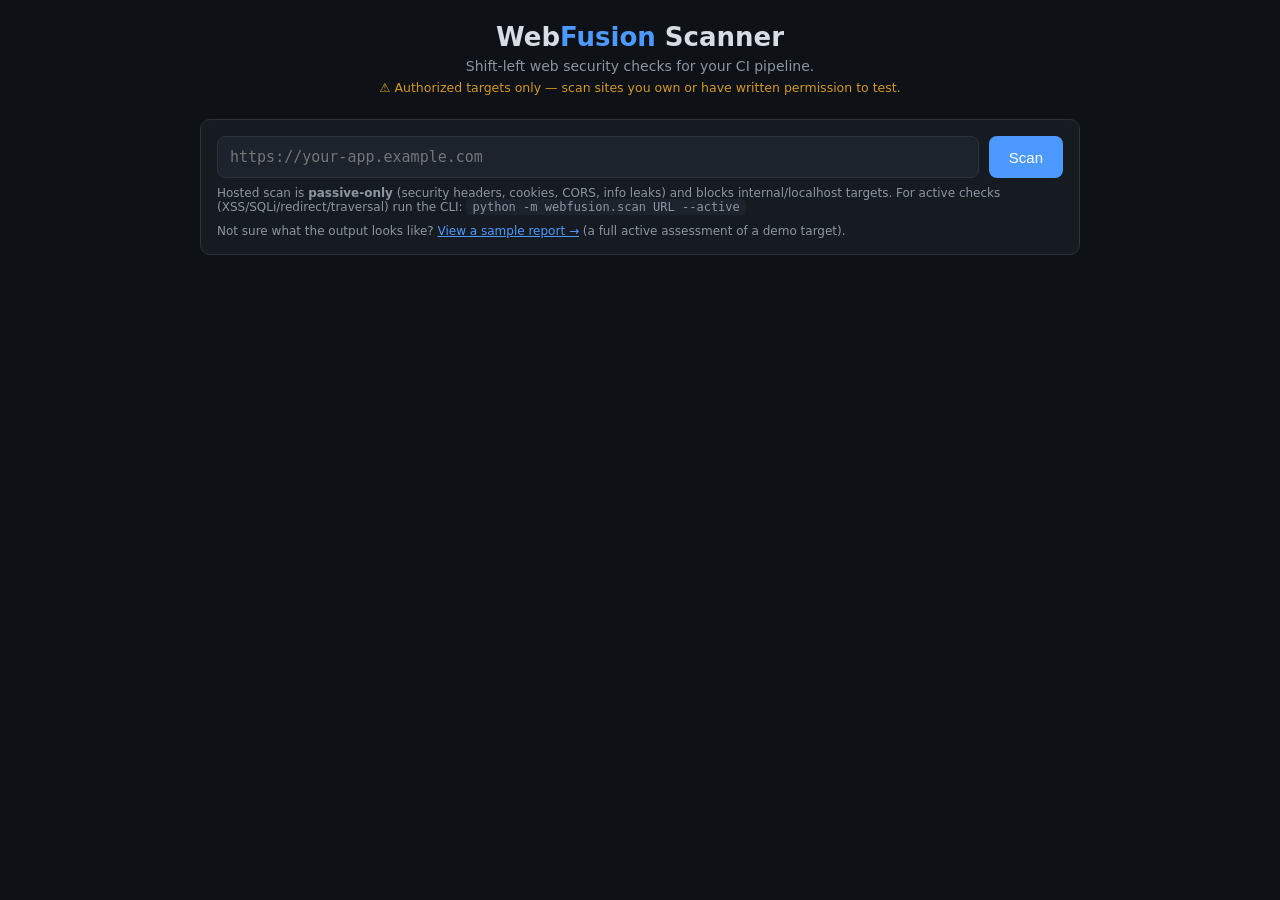
<file: webfusion/ui_scan/index.html>
<!DOCTYPE html>
<html lang="en">
<head>
<meta charset="utf-8" />
<meta name="viewport" content="width=device-width, initial-scale=1" />
<title>WebFusion — Shift-Left Web Scanner</title>
<style>
  :root { --bg:#0e1116; --panel:#161b22; --panel2:#1c232d; --border:#2b333d; --fg:#d7dde5;
    --muted:#8b96a3; --accent:#4c9aff; --mono:ui-monospace,Menlo,monospace; }
  * { box-sizing:border-box; }
  body { margin:0; background:var(--bg); color:var(--fg); font-family:system-ui,-apple-system,sans-serif; }
  header { padding:22px 20px 10px; text-align:center; }
  h1 { margin:0; font-size:26px; } h1 span { color:var(--accent); }
  .sub { color:var(--muted); margin:6px 0 2px; font-size:14px; }
  .warn { color:#d29922; font-size:12.5px; margin-top:6px; }
  main { max-width:920px; margin:0 auto; padding:14px 20px 60px; }
  .box { background:var(--panel); border:1px solid var(--border); border-radius:10px; padding:16px; }
  .row { display:flex; gap:10px; }
  input { flex:1; background:var(--panel2); color:var(--fg); border:1px solid var(--border);
    border-radius:8px; padding:11px 12px; font-size:15px; font-family:var(--mono); }
  button { background:var(--accent); color:#fff; border:none; border-radius:8px; padding:0 20px;
    font-size:15px; cursor:pointer; } button:disabled { opacity:.5; cursor:default; }
  .hint { color:var(--muted); font-size:12px; margin-top:8px; }
  .summary { display:flex; gap:8px; margin:18px 0 10px; flex-wrap:wrap; }
  .pill { border:1px solid var(--border); border-radius:999px; padding:5px 12px; font-size:13px; }
  .pill b { font-variant-numeric:tabular-nums; }
  .c-critical{color:#c678dd} .c-high{color:#e5534b} .c-medium{color:#d29922}
  .c-low{color:#4c9aff} .c-info{color:#8b96a3}
  .finding { background:var(--panel); border:1px solid var(--border); border-left:4px solid var(--border);
    border-radius:8px; padding:12px 14px; margin-bottom:10px; }
  .finding.critical{border-left-color:#c678dd} .finding.high{border-left-color:#e5534b}
  .finding.medium{border-left-color:#d29922} .finding.low{border-left-color:#4c9aff} .finding.info{border-left-color:#8b96a3}
  .finding h3 { margin:0 0 4px; font-size:15px; }
  .badge { font-size:11px; text-transform:uppercase; letter-spacing:.03em; padding:2px 7px;
    border-radius:5px; background:var(--panel2); margin-right:8px; }
  .meta { color:var(--muted); font-size:12px; margin:3px 0; }
  .ev { font-family:var(--mono); font-size:12px; background:var(--panel2); padding:6px 8px;
    border-radius:6px; margin:6px 0; white-space:pre-wrap; word-break:break-word; }
  .fix { font-size:13px; } .fix b { color:var(--accent); }
  .empty { text-align:center; color:var(--muted); padding:30px; }
  a.cli { color:var(--accent); text-decoration:none; }
  code { background:var(--panel2); padding:1px 6px; border-radius:5px; font-family:var(--mono); font-size:12px; }
</style>
</head>
<body>
<header>
  <h1>Web<span>Fusion</span> Scanner</h1>
  <div class="sub">Shift-left web security checks for your CI pipeline.</div>
  <div class="warn">⚠ Authorized targets only — scan sites you own or have written permission to test.</div>
</header>
<main>
  <div class="box">
    <div class="row">
      <input id="url" placeholder="https://your-app.example.com" autocomplete="off" />
      <button id="go">Scan</button>
    </div>
    <div class="hint">Hosted scan is <b>passive-only</b> (security headers, cookies, CORS, info leaks) and
      blocks internal/localhost targets. For active checks (XSS/SQLi/redirect/traversal) run the CLI:
      <code>python -m webfusion.scan URL --active</code></div>
    <div class="hint" style="margin-top:10px">Not sure what the output looks like?
      <a href="/sample" target="_blank" rel="noopener" style="color:var(--accent)">View a sample report →</a>
      (a full active assessment of a demo target).</div>
  </div>
  <div id="result"></div>
</main>
<script>
const $ = (s) => document.querySelector(s);
const esc = (s) => String(s ?? "").replace(/[&<>]/g, c => ({"&":"&amp;","<":"&lt;",">":"&gt;"}[c]));
async function runScan() {
  const url = $("#url").value.trim();
  if (!url) return;
  $("#go").disabled = true; $("#go").textContent = "Scanning…";
  $("#result").innerHTML = "<div class='empty'>Running passive checks…</div>";
  try {
    const r = await fetch("/api/scan", { method:"POST", headers:{"Content-Type":"application/json"},
      body: JSON.stringify({ url }) });
    const data = await r.json();
    if (!r.ok) { $("#result").innerHTML = `<div class='box c-high'>Error: ${esc(data.error||r.statusText)}</div>`; return; }
    render(data);
  } catch (e) {
    $("#result").innerHTML = `<div class='box c-high'>Error: ${esc(e.message)}</div>`;
  } finally { $("#go").disabled = false; $("#go").textContent = "Scan"; }
}
function render(d) {
  const c = d.counts || {};
  const order = ["critical","high","medium","low","info"];
  let html = `<div class="summary">
    <div class="pill">Target: <b>${esc(d.target)}</b></div>
    <div class="pill">${d.duration_ms} ms</div>` +
    order.map(s => `<div class="pill c-${s}">${s}: <b>${c[s]||0}</b></div>`).join("") + `</div>`;
  if (!d.findings || !d.findings.length) {
    html += `<div class="empty">No passive issues found. (Active checks run via the CLI.)</div>`;
  } else {
    for (const f of d.findings) {
      html += `<div class="finding ${f.severity}">
        <h3><span class="badge c-${f.severity}">${f.severity}</span>${esc(f.name)}</h3>
        <div class="meta">${esc(f.confidence)} confidence · ${esc(f.cwe||"")} · ${esc(f.url)}</div>
        ${f.evidence ? `<div class="ev">${esc(f.evidence)}</div>` : ""}
        <div class="fix"><b>Fix:</b> ${esc(f.remediation)}</div></div>`;
    }
  }
  $("#result").innerHTML = html;
}
$("#go").onclick = runScan;
$("#url").addEventListener("keydown", e => { if (e.key === "Enter") runScan(); });
</script>
</body>
</html>
</file>
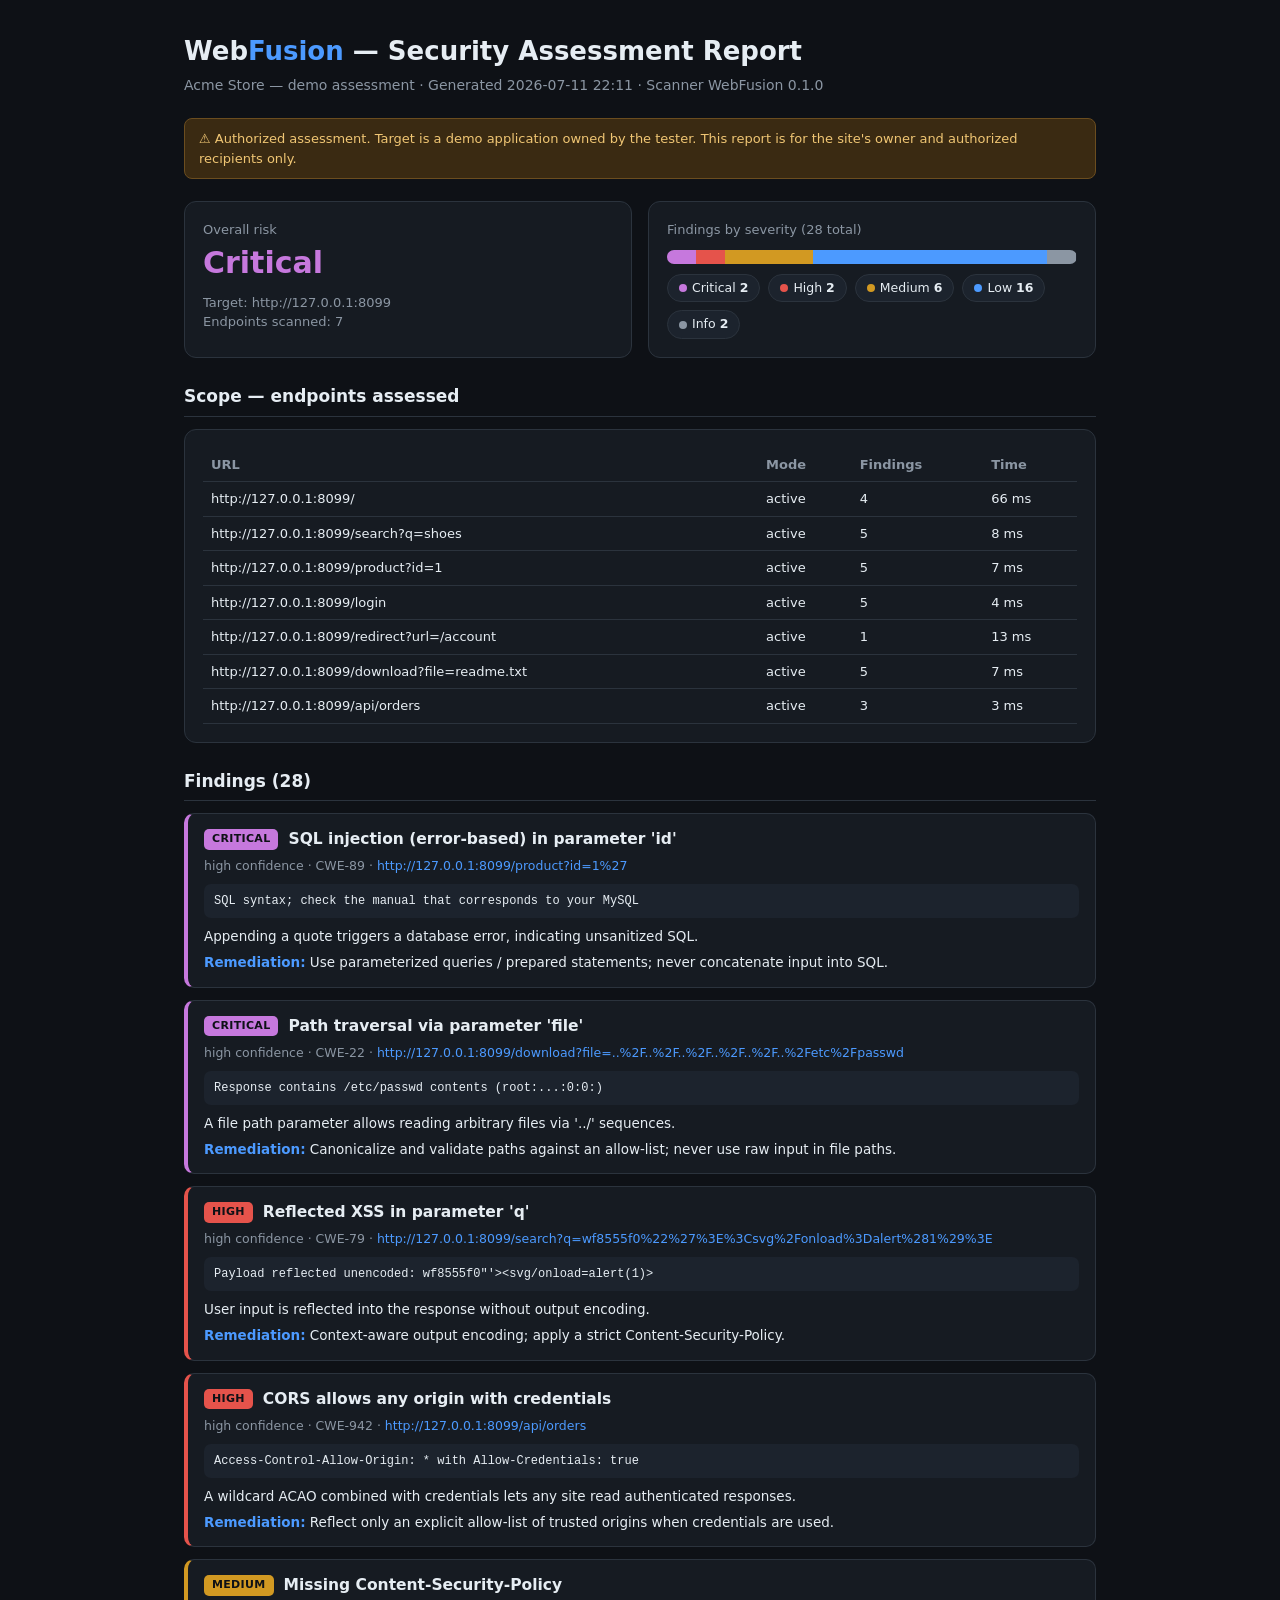
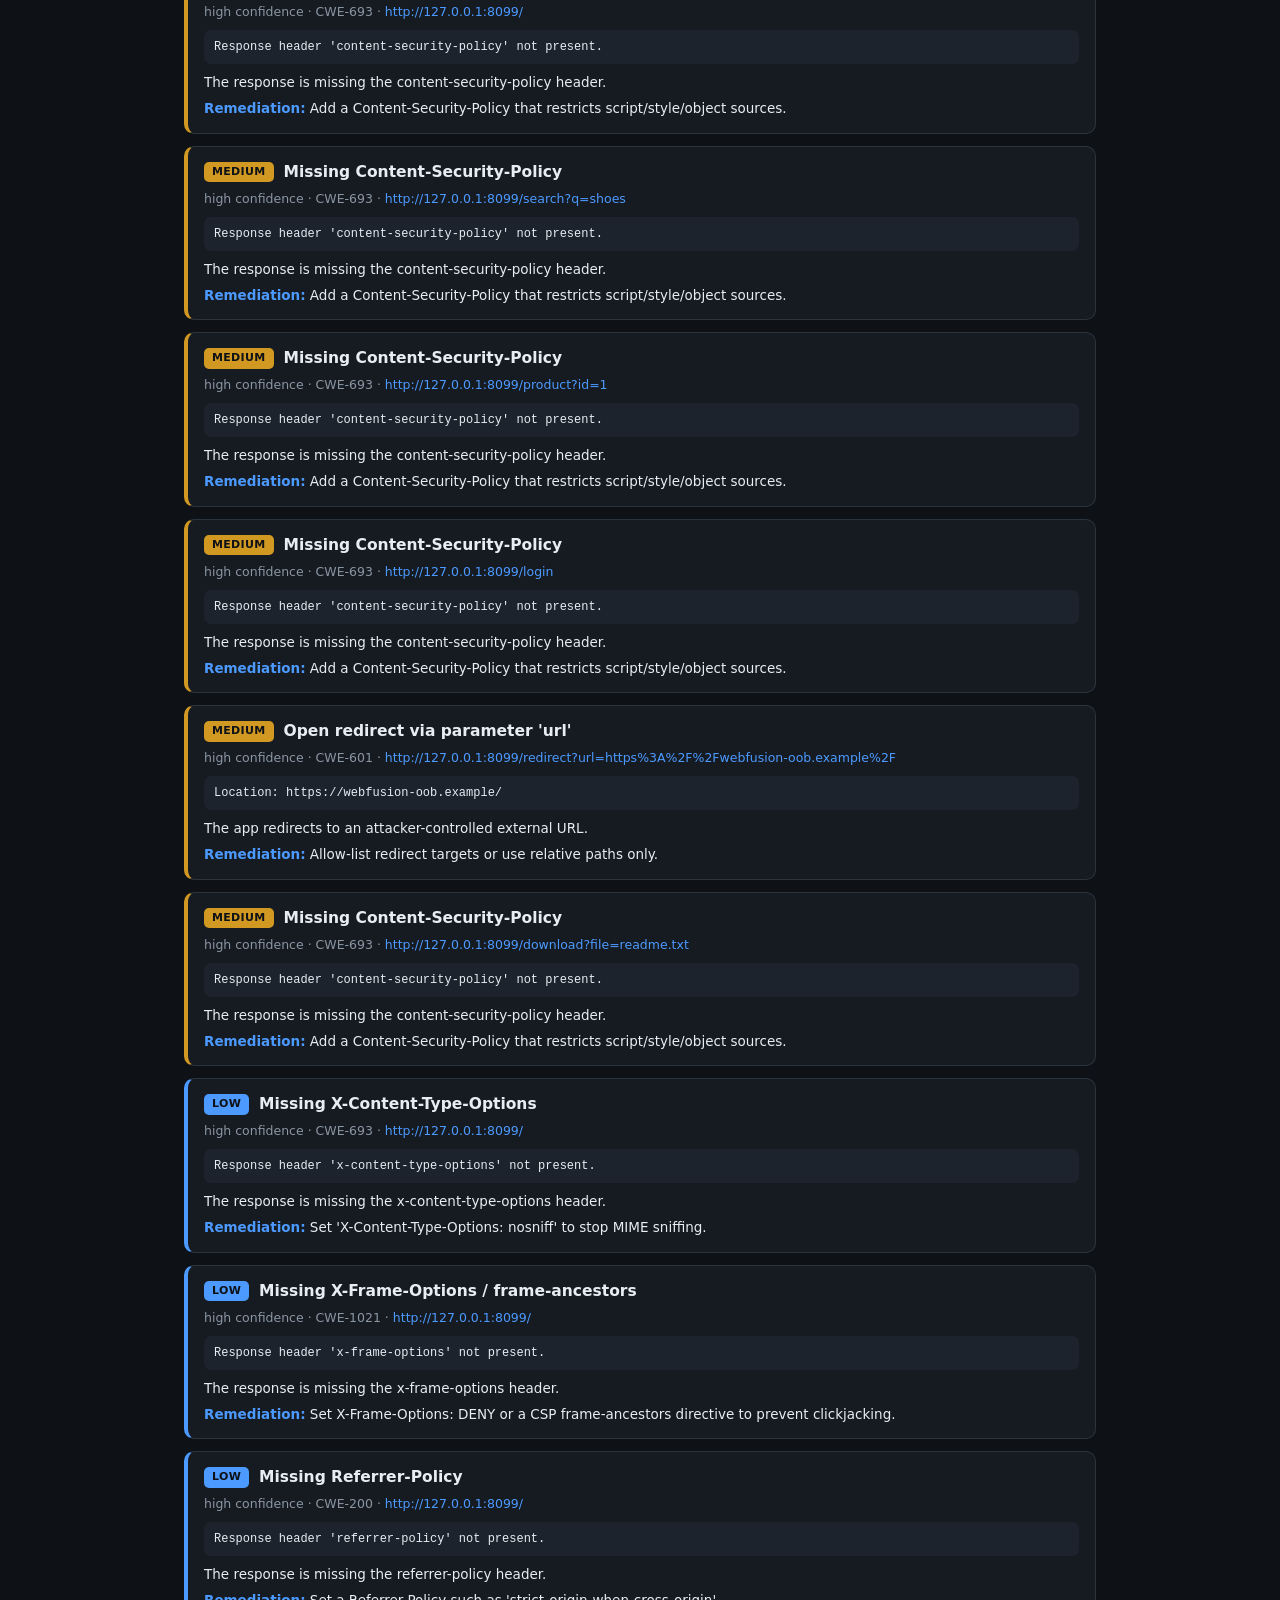
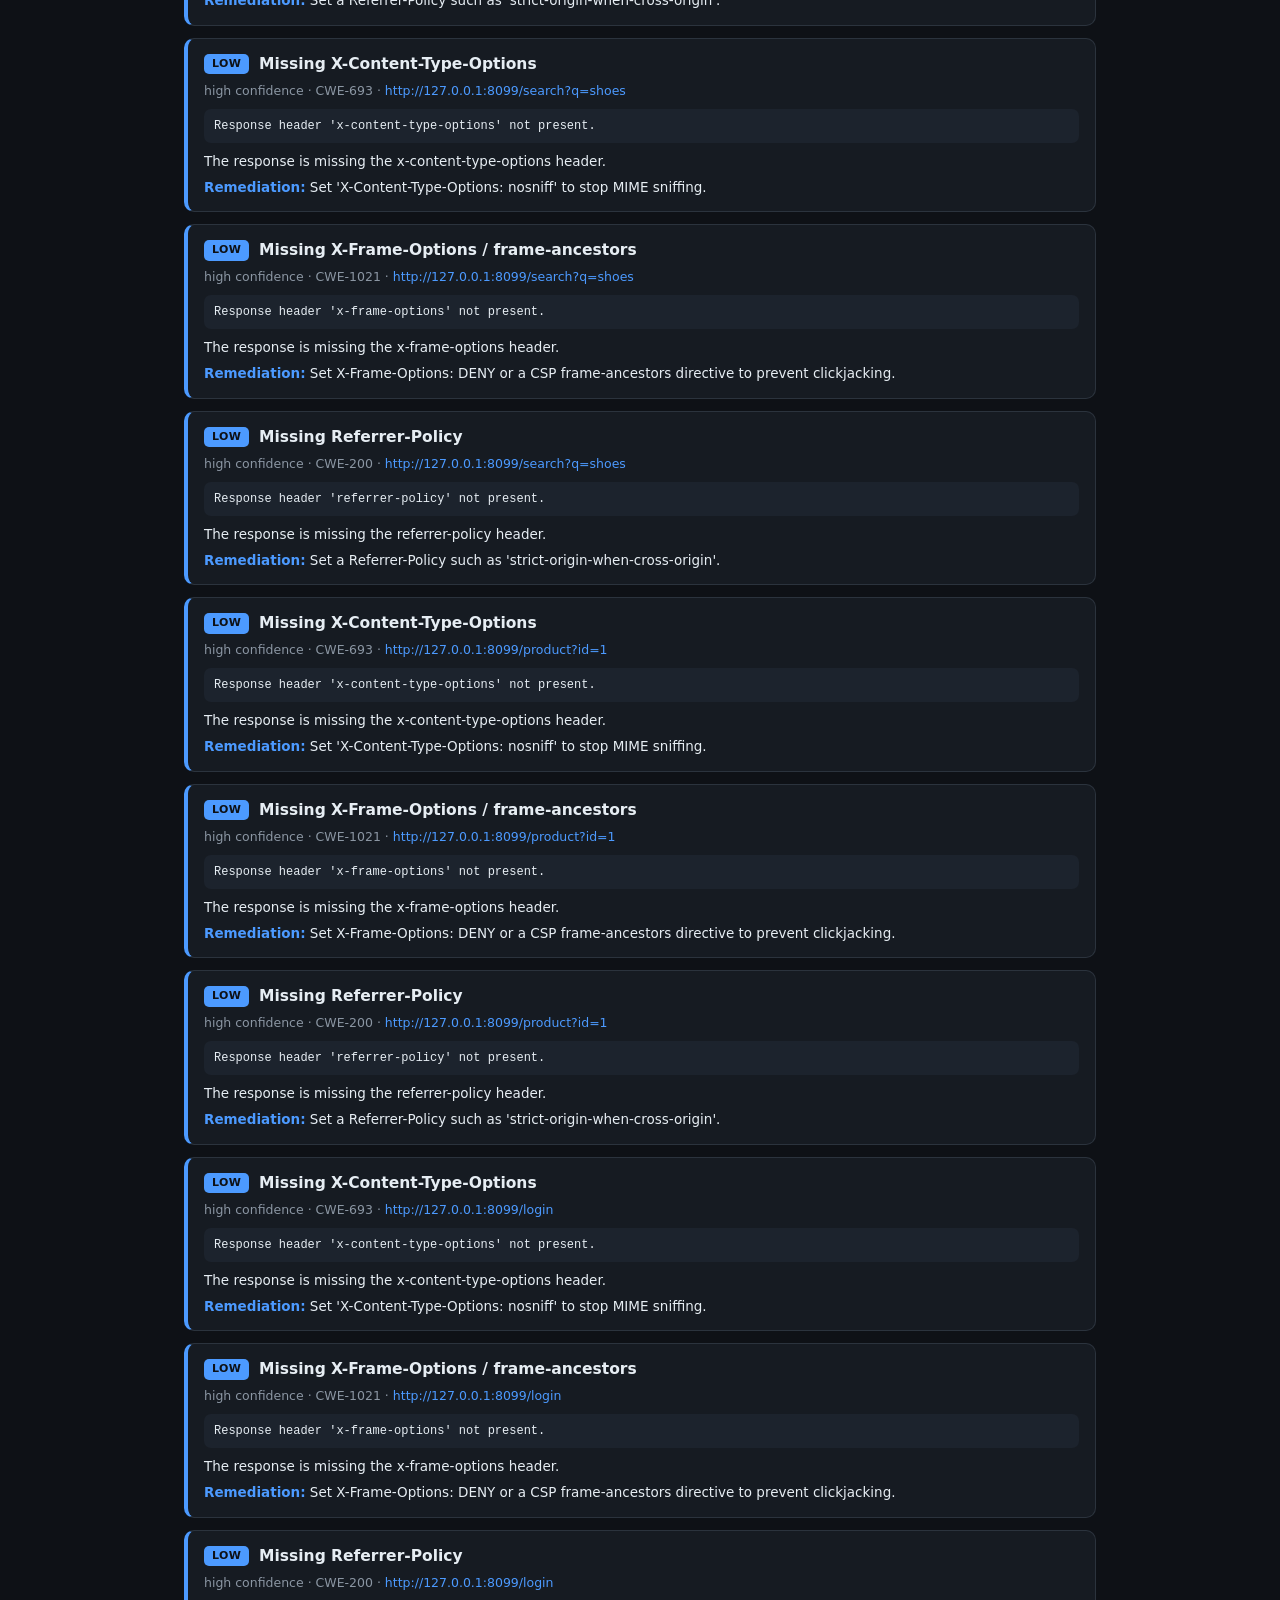
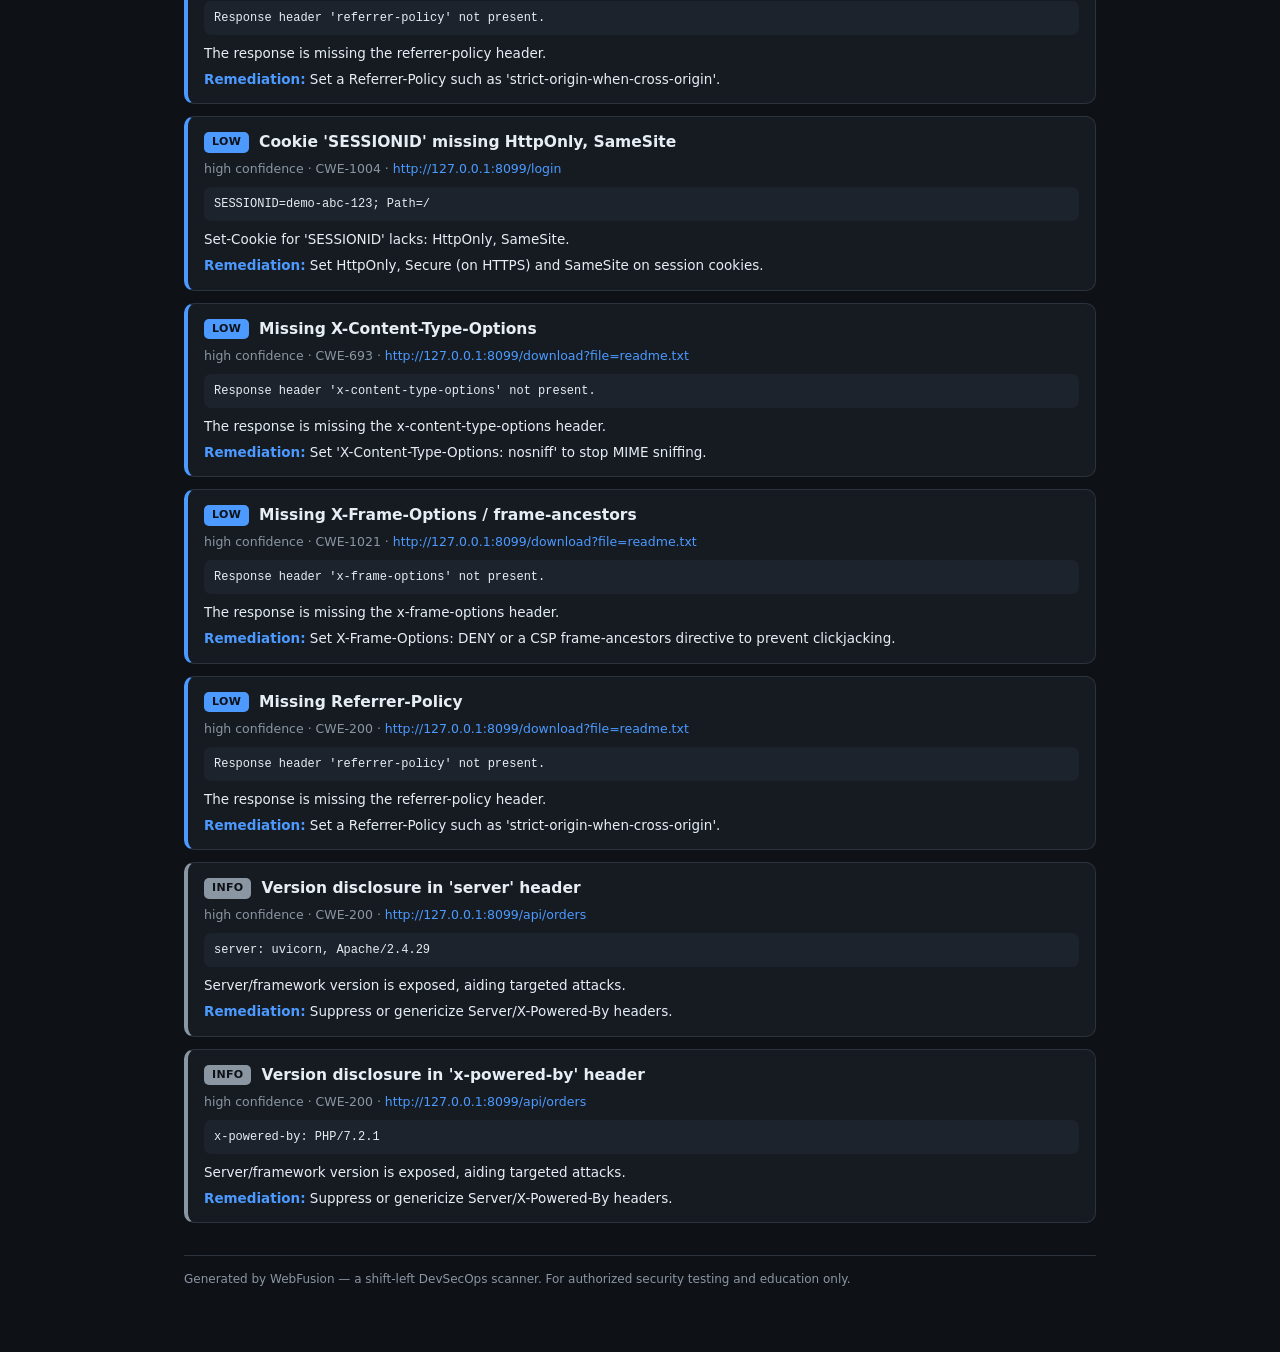
<file: demo/report/report.html>
<!doctype html><html lang="en"><head><meta charset="utf-8">
<meta name="viewport" content="width=device-width,initial-scale=1">
<title>Acme Store — demo assessment</title>
<style>
  :root{--bg:#0e1116;--panel:#161b22;--panel2:#1c232d;--border:#2b333d;--fg:#e6edf3;--muted:#8b96a3;--mono:ui-monospace,Menlo,monospace}
  *{box-sizing:border-box}
  body{margin:0;background:var(--bg);color:var(--fg);font-family:system-ui,-apple-system,sans-serif;line-height:1.5}
  .wrap{max-width:960px;margin:0 auto;padding:32px 24px 64px}
  h1{margin:0 0 4px;font-size:26px} h1 span{color:#4c9aff}
  .subtitle{color:var(--muted);font-size:14px;margin-bottom:22px}
  .banner{background:#3a2a12;border:1px solid #6b4d1f;color:#f0c674;padding:10px 14px;border-radius:8px;font-size:13px;margin-bottom:22px}
  .grid{display:grid;grid-template-columns:1fr 1fr;gap:16px;margin-bottom:22px}
  .box{background:var(--panel);border:1px solid var(--border);border-radius:12px;padding:18px}
  .risk{font-size:30px;font-weight:700}
  .bar{display:flex;height:14px;border-radius:7px;overflow:hidden;background:var(--panel2);margin:10px 0}
  .bar span{display:block}
  .pills{display:flex;flex-wrap:wrap;gap:8px;margin-top:10px}
  .pill{background:var(--panel2);border:1px solid var(--border);border-radius:999px;padding:4px 11px;font-size:12.5px}
  .pill b{font-variant-numeric:tabular-nums}
  .dot{display:inline-block;width:8px;height:8px;border-radius:50%;margin-right:5px;vertical-align:middle}
  table{width:100%;border-collapse:collapse;font-size:13px}
  th,td{text-align:left;padding:7px 8px;border-bottom:1px solid var(--border)}
  th{color:var(--muted);font-weight:600}
  h2{font-size:17px;margin:26px 0 12px;border-bottom:1px solid var(--border);padding-bottom:6px}
  .card{background:var(--panel);border:1px solid var(--border);border-left-width:4px;border-radius:10px;padding:14px 16px;margin-bottom:12px}
  .card-head{display:flex;align-items:center;gap:10px}
  .card h3{margin:0;font-size:15.5px}
  .sev{font-size:11px;font-weight:700;color:#0e1116;padding:2px 8px;border-radius:5px;letter-spacing:.03em}
  .meta{color:var(--muted);font-size:12.5px;margin:6px 0}
  .meta a{color:#4c9aff;text-decoration:none}
  .ev{font-family:var(--mono);font-size:12px;background:var(--panel2);padding:8px 10px;border-radius:7px;margin:8px 0;white-space:pre-wrap;word-break:break-word}
  .desc{font-size:13.5px;margin:6px 0}
  .fix{font-size:13.5px} .fix b{color:#4c9aff}
  footer{color:var(--muted);font-size:12px;margin-top:32px;border-top:1px solid var(--border);padding-top:14px}
</style></head><body><div class="wrap">
  <h1>Web<span>Fusion</span> — Security Assessment Report</h1>
  <div class="subtitle">Acme Store — demo assessment · Generated 2026-07-11 22:11 · Scanner WebFusion 0.1.0</div>
  <div class="banner">⚠ Authorized assessment. Target is a demo application owned by the tester.
    This report is for the site's owner and authorized recipients only.</div>

  <div class="grid">
    <div class="box">
      <div style="color:var(--muted);font-size:13px">Overall risk</div>
      <div class="risk" style="color:#c678dd">Critical</div>
      <div style="color:var(--muted);font-size:13px;margin-top:8px">Target: http://127.0.0.1:8099</div>
      <div style="color:var(--muted);font-size:13px">Endpoints scanned: 7</div>
    </div>
    <div class="box">
      <div style="color:var(--muted);font-size:13px">Findings by severity (28 total)</div>
      <div class="bar"><span style='width:7.1%;background:#c678dd'></span><span style='width:7.1%;background:#e5534b'></span><span style='width:21.4%;background:#d29922'></span><span style='width:57.1%;background:#4c9aff'></span><span style='width:7.1%;background:#8b96a3'></span></div>
      <div class="pills"><div class='pill'><span class='dot' style='background:#c678dd'></span>Critical <b>2</b></div><div class='pill'><span class='dot' style='background:#e5534b'></span>High <b>2</b></div><div class='pill'><span class='dot' style='background:#d29922'></span>Medium <b>6</b></div><div class='pill'><span class='dot' style='background:#4c9aff'></span>Low <b>16</b></div><div class='pill'><span class='dot' style='background:#8b96a3'></span>Info <b>2</b></div></div>
    </div>
  </div>

  <h2>Scope — endpoints assessed</h2>
  <div class="box"><table>
    <tr><th>URL</th><th>Mode</th><th>Findings</th><th>Time</th></tr><tr><td>http://127.0.0.1:8099/</td><td>active</td><td>4</td><td>66 ms</td></tr><tr><td>http://127.0.0.1:8099/search?q=shoes</td><td>active</td><td>5</td><td>8 ms</td></tr><tr><td>http://127.0.0.1:8099/product?id=1</td><td>active</td><td>5</td><td>7 ms</td></tr><tr><td>http://127.0.0.1:8099/login</td><td>active</td><td>5</td><td>4 ms</td></tr><tr><td>http://127.0.0.1:8099/redirect?url=/account</td><td>active</td><td>1</td><td>13 ms</td></tr><tr><td>http://127.0.0.1:8099/download?file=readme.txt</td><td>active</td><td>5</td><td>7 ms</td></tr><tr><td>http://127.0.0.1:8099/api/orders</td><td>active</td><td>3</td><td>3 ms</td></tr>
  </table></div>

  <h2>Findings (28)</h2>
  <div class="card" style="border-left-color:#c678dd">
  <div class="card-head">
    <span class="sev" style="background:#c678dd">CRITICAL</span>
    <h3>SQL injection (error-based) in parameter &#x27;id&#x27;</h3>
  </div>
  <div class="meta">high confidence · CWE-89 ·
    <a href="http://127.0.0.1:8099/product?id=1%27">http://127.0.0.1:8099/product?id=1%27</a></div>
  <div class="ev">SQL syntax; check the manual that corresponds to your MySQL</div>
  <div class="desc">Appending a quote triggers a database error, indicating unsanitized SQL.</div>
  <div class="fix"><b>Remediation:</b> Use parameterized queries / prepared statements; never concatenate input into SQL.</div>
</div><div class="card" style="border-left-color:#c678dd">
  <div class="card-head">
    <span class="sev" style="background:#c678dd">CRITICAL</span>
    <h3>Path traversal via parameter &#x27;file&#x27;</h3>
  </div>
  <div class="meta">high confidence · CWE-22 ·
    <a href="http://127.0.0.1:8099/download?file=..%2F..%2F..%2F..%2F..%2F..%2Fetc%2Fpasswd">http://127.0.0.1:8099/download?file=..%2F..%2F..%2F..%2F..%2F..%2Fetc%2Fpasswd</a></div>
  <div class="ev">Response contains /etc/passwd contents (root:...:0:0:)</div>
  <div class="desc">A file path parameter allows reading arbitrary files via &#x27;../&#x27; sequences.</div>
  <div class="fix"><b>Remediation:</b> Canonicalize and validate paths against an allow-list; never use raw input in file paths.</div>
</div><div class="card" style="border-left-color:#e5534b">
  <div class="card-head">
    <span class="sev" style="background:#e5534b">HIGH</span>
    <h3>Reflected XSS in parameter &#x27;q&#x27;</h3>
  </div>
  <div class="meta">high confidence · CWE-79 ·
    <a href="http://127.0.0.1:8099/search?q=wf8555f0%22%27%3E%3Csvg%2Fonload%3Dalert%281%29%3E">http://127.0.0.1:8099/search?q=wf8555f0%22%27%3E%3Csvg%2Fonload%3Dalert%281%29%3E</a></div>
  <div class="ev">Payload reflected unencoded: wf8555f0&quot;&#x27;&gt;&lt;svg/onload=alert(1)&gt;</div>
  <div class="desc">User input is reflected into the response without output encoding.</div>
  <div class="fix"><b>Remediation:</b> Context-aware output encoding; apply a strict Content-Security-Policy.</div>
</div><div class="card" style="border-left-color:#e5534b">
  <div class="card-head">
    <span class="sev" style="background:#e5534b">HIGH</span>
    <h3>CORS allows any origin with credentials</h3>
  </div>
  <div class="meta">high confidence · CWE-942 ·
    <a href="http://127.0.0.1:8099/api/orders">http://127.0.0.1:8099/api/orders</a></div>
  <div class="ev">Access-Control-Allow-Origin: * with Allow-Credentials: true</div>
  <div class="desc">A wildcard ACAO combined with credentials lets any site read authenticated responses.</div>
  <div class="fix"><b>Remediation:</b> Reflect only an explicit allow-list of trusted origins when credentials are used.</div>
</div><div class="card" style="border-left-color:#d29922">
  <div class="card-head">
    <span class="sev" style="background:#d29922">MEDIUM</span>
    <h3>Missing Content-Security-Policy</h3>
  </div>
  <div class="meta">high confidence · CWE-693 ·
    <a href="http://127.0.0.1:8099/">http://127.0.0.1:8099/</a></div>
  <div class="ev">Response header &#x27;content-security-policy&#x27; not present.</div>
  <div class="desc">The response is missing the content-security-policy header.</div>
  <div class="fix"><b>Remediation:</b> Add a Content-Security-Policy that restricts script/style/object sources.</div>
</div><div class="card" style="border-left-color:#d29922">
  <div class="card-head">
    <span class="sev" style="background:#d29922">MEDIUM</span>
    <h3>Missing Content-Security-Policy</h3>
  </div>
  <div class="meta">high confidence · CWE-693 ·
    <a href="http://127.0.0.1:8099/search?q=shoes">http://127.0.0.1:8099/search?q=shoes</a></div>
  <div class="ev">Response header &#x27;content-security-policy&#x27; not present.</div>
  <div class="desc">The response is missing the content-security-policy header.</div>
  <div class="fix"><b>Remediation:</b> Add a Content-Security-Policy that restricts script/style/object sources.</div>
</div><div class="card" style="border-left-color:#d29922">
  <div class="card-head">
    <span class="sev" style="background:#d29922">MEDIUM</span>
    <h3>Missing Content-Security-Policy</h3>
  </div>
  <div class="meta">high confidence · CWE-693 ·
    <a href="http://127.0.0.1:8099/product?id=1">http://127.0.0.1:8099/product?id=1</a></div>
  <div class="ev">Response header &#x27;content-security-policy&#x27; not present.</div>
  <div class="desc">The response is missing the content-security-policy header.</div>
  <div class="fix"><b>Remediation:</b> Add a Content-Security-Policy that restricts script/style/object sources.</div>
</div><div class="card" style="border-left-color:#d29922">
  <div class="card-head">
    <span class="sev" style="background:#d29922">MEDIUM</span>
    <h3>Missing Content-Security-Policy</h3>
  </div>
  <div class="meta">high confidence · CWE-693 ·
    <a href="http://127.0.0.1:8099/login">http://127.0.0.1:8099/login</a></div>
  <div class="ev">Response header &#x27;content-security-policy&#x27; not present.</div>
  <div class="desc">The response is missing the content-security-policy header.</div>
  <div class="fix"><b>Remediation:</b> Add a Content-Security-Policy that restricts script/style/object sources.</div>
</div><div class="card" style="border-left-color:#d29922">
  <div class="card-head">
    <span class="sev" style="background:#d29922">MEDIUM</span>
    <h3>Open redirect via parameter &#x27;url&#x27;</h3>
  </div>
  <div class="meta">high confidence · CWE-601 ·
    <a href="http://127.0.0.1:8099/redirect?url=https%3A%2F%2Fwebfusion-oob.example%2F">http://127.0.0.1:8099/redirect?url=https%3A%2F%2Fwebfusion-oob.example%2F</a></div>
  <div class="ev">Location: https://webfusion-oob.example/</div>
  <div class="desc">The app redirects to an attacker-controlled external URL.</div>
  <div class="fix"><b>Remediation:</b> Allow-list redirect targets or use relative paths only.</div>
</div><div class="card" style="border-left-color:#d29922">
  <div class="card-head">
    <span class="sev" style="background:#d29922">MEDIUM</span>
    <h3>Missing Content-Security-Policy</h3>
  </div>
  <div class="meta">high confidence · CWE-693 ·
    <a href="http://127.0.0.1:8099/download?file=readme.txt">http://127.0.0.1:8099/download?file=readme.txt</a></div>
  <div class="ev">Response header &#x27;content-security-policy&#x27; not present.</div>
  <div class="desc">The response is missing the content-security-policy header.</div>
  <div class="fix"><b>Remediation:</b> Add a Content-Security-Policy that restricts script/style/object sources.</div>
</div><div class="card" style="border-left-color:#4c9aff">
  <div class="card-head">
    <span class="sev" style="background:#4c9aff">LOW</span>
    <h3>Missing X-Content-Type-Options</h3>
  </div>
  <div class="meta">high confidence · CWE-693 ·
    <a href="http://127.0.0.1:8099/">http://127.0.0.1:8099/</a></div>
  <div class="ev">Response header &#x27;x-content-type-options&#x27; not present.</div>
  <div class="desc">The response is missing the x-content-type-options header.</div>
  <div class="fix"><b>Remediation:</b> Set &#x27;X-Content-Type-Options: nosniff&#x27; to stop MIME sniffing.</div>
</div><div class="card" style="border-left-color:#4c9aff">
  <div class="card-head">
    <span class="sev" style="background:#4c9aff">LOW</span>
    <h3>Missing X-Frame-Options / frame-ancestors</h3>
  </div>
  <div class="meta">high confidence · CWE-1021 ·
    <a href="http://127.0.0.1:8099/">http://127.0.0.1:8099/</a></div>
  <div class="ev">Response header &#x27;x-frame-options&#x27; not present.</div>
  <div class="desc">The response is missing the x-frame-options header.</div>
  <div class="fix"><b>Remediation:</b> Set X-Frame-Options: DENY or a CSP frame-ancestors directive to prevent clickjacking.</div>
</div><div class="card" style="border-left-color:#4c9aff">
  <div class="card-head">
    <span class="sev" style="background:#4c9aff">LOW</span>
    <h3>Missing Referrer-Policy</h3>
  </div>
  <div class="meta">high confidence · CWE-200 ·
    <a href="http://127.0.0.1:8099/">http://127.0.0.1:8099/</a></div>
  <div class="ev">Response header &#x27;referrer-policy&#x27; not present.</div>
  <div class="desc">The response is missing the referrer-policy header.</div>
  <div class="fix"><b>Remediation:</b> Set a Referrer-Policy such as &#x27;strict-origin-when-cross-origin&#x27;.</div>
</div><div class="card" style="border-left-color:#4c9aff">
  <div class="card-head">
    <span class="sev" style="background:#4c9aff">LOW</span>
    <h3>Missing X-Content-Type-Options</h3>
  </div>
  <div class="meta">high confidence · CWE-693 ·
    <a href="http://127.0.0.1:8099/search?q=shoes">http://127.0.0.1:8099/search?q=shoes</a></div>
  <div class="ev">Response header &#x27;x-content-type-options&#x27; not present.</div>
  <div class="desc">The response is missing the x-content-type-options header.</div>
  <div class="fix"><b>Remediation:</b> Set &#x27;X-Content-Type-Options: nosniff&#x27; to stop MIME sniffing.</div>
</div><div class="card" style="border-left-color:#4c9aff">
  <div class="card-head">
    <span class="sev" style="background:#4c9aff">LOW</span>
    <h3>Missing X-Frame-Options / frame-ancestors</h3>
  </div>
  <div class="meta">high confidence · CWE-1021 ·
    <a href="http://127.0.0.1:8099/search?q=shoes">http://127.0.0.1:8099/search?q=shoes</a></div>
  <div class="ev">Response header &#x27;x-frame-options&#x27; not present.</div>
  <div class="desc">The response is missing the x-frame-options header.</div>
  <div class="fix"><b>Remediation:</b> Set X-Frame-Options: DENY or a CSP frame-ancestors directive to prevent clickjacking.</div>
</div><div class="card" style="border-left-color:#4c9aff">
  <div class="card-head">
    <span class="sev" style="background:#4c9aff">LOW</span>
    <h3>Missing Referrer-Policy</h3>
  </div>
  <div class="meta">high confidence · CWE-200 ·
    <a href="http://127.0.0.1:8099/search?q=shoes">http://127.0.0.1:8099/search?q=shoes</a></div>
  <div class="ev">Response header &#x27;referrer-policy&#x27; not present.</div>
  <div class="desc">The response is missing the referrer-policy header.</div>
  <div class="fix"><b>Remediation:</b> Set a Referrer-Policy such as &#x27;strict-origin-when-cross-origin&#x27;.</div>
</div><div class="card" style="border-left-color:#4c9aff">
  <div class="card-head">
    <span class="sev" style="background:#4c9aff">LOW</span>
    <h3>Missing X-Content-Type-Options</h3>
  </div>
  <div class="meta">high confidence · CWE-693 ·
    <a href="http://127.0.0.1:8099/product?id=1">http://127.0.0.1:8099/product?id=1</a></div>
  <div class="ev">Response header &#x27;x-content-type-options&#x27; not present.</div>
  <div class="desc">The response is missing the x-content-type-options header.</div>
  <div class="fix"><b>Remediation:</b> Set &#x27;X-Content-Type-Options: nosniff&#x27; to stop MIME sniffing.</div>
</div><div class="card" style="border-left-color:#4c9aff">
  <div class="card-head">
    <span class="sev" style="background:#4c9aff">LOW</span>
    <h3>Missing X-Frame-Options / frame-ancestors</h3>
  </div>
  <div class="meta">high confidence · CWE-1021 ·
    <a href="http://127.0.0.1:8099/product?id=1">http://127.0.0.1:8099/product?id=1</a></div>
  <div class="ev">Response header &#x27;x-frame-options&#x27; not present.</div>
  <div class="desc">The response is missing the x-frame-options header.</div>
  <div class="fix"><b>Remediation:</b> Set X-Frame-Options: DENY or a CSP frame-ancestors directive to prevent clickjacking.</div>
</div><div class="card" style="border-left-color:#4c9aff">
  <div class="card-head">
    <span class="sev" style="background:#4c9aff">LOW</span>
    <h3>Missing Referrer-Policy</h3>
  </div>
  <div class="meta">high confidence · CWE-200 ·
    <a href="http://127.0.0.1:8099/product?id=1">http://127.0.0.1:8099/product?id=1</a></div>
  <div class="ev">Response header &#x27;referrer-policy&#x27; not present.</div>
  <div class="desc">The response is missing the referrer-policy header.</div>
  <div class="fix"><b>Remediation:</b> Set a Referrer-Policy such as &#x27;strict-origin-when-cross-origin&#x27;.</div>
</div><div class="card" style="border-left-color:#4c9aff">
  <div class="card-head">
    <span class="sev" style="background:#4c9aff">LOW</span>
    <h3>Missing X-Content-Type-Options</h3>
  </div>
  <div class="meta">high confidence · CWE-693 ·
    <a href="http://127.0.0.1:8099/login">http://127.0.0.1:8099/login</a></div>
  <div class="ev">Response header &#x27;x-content-type-options&#x27; not present.</div>
  <div class="desc">The response is missing the x-content-type-options header.</div>
  <div class="fix"><b>Remediation:</b> Set &#x27;X-Content-Type-Options: nosniff&#x27; to stop MIME sniffing.</div>
</div><div class="card" style="border-left-color:#4c9aff">
  <div class="card-head">
    <span class="sev" style="background:#4c9aff">LOW</span>
    <h3>Missing X-Frame-Options / frame-ancestors</h3>
  </div>
  <div class="meta">high confidence · CWE-1021 ·
    <a href="http://127.0.0.1:8099/login">http://127.0.0.1:8099/login</a></div>
  <div class="ev">Response header &#x27;x-frame-options&#x27; not present.</div>
  <div class="desc">The response is missing the x-frame-options header.</div>
  <div class="fix"><b>Remediation:</b> Set X-Frame-Options: DENY or a CSP frame-ancestors directive to prevent clickjacking.</div>
</div><div class="card" style="border-left-color:#4c9aff">
  <div class="card-head">
    <span class="sev" style="background:#4c9aff">LOW</span>
    <h3>Missing Referrer-Policy</h3>
  </div>
  <div class="meta">high confidence · CWE-200 ·
    <a href="http://127.0.0.1:8099/login">http://127.0.0.1:8099/login</a></div>
  <div class="ev">Response header &#x27;referrer-policy&#x27; not present.</div>
  <div class="desc">The response is missing the referrer-policy header.</div>
  <div class="fix"><b>Remediation:</b> Set a Referrer-Policy such as &#x27;strict-origin-when-cross-origin&#x27;.</div>
</div><div class="card" style="border-left-color:#4c9aff">
  <div class="card-head">
    <span class="sev" style="background:#4c9aff">LOW</span>
    <h3>Cookie &#x27;SESSIONID&#x27; missing HttpOnly, SameSite</h3>
  </div>
  <div class="meta">high confidence · CWE-1004 ·
    <a href="http://127.0.0.1:8099/login">http://127.0.0.1:8099/login</a></div>
  <div class="ev">SESSIONID=demo-abc-123; Path=/</div>
  <div class="desc">Set-Cookie for &#x27;SESSIONID&#x27; lacks: HttpOnly, SameSite.</div>
  <div class="fix"><b>Remediation:</b> Set HttpOnly, Secure (on HTTPS) and SameSite on session cookies.</div>
</div><div class="card" style="border-left-color:#4c9aff">
  <div class="card-head">
    <span class="sev" style="background:#4c9aff">LOW</span>
    <h3>Missing X-Content-Type-Options</h3>
  </div>
  <div class="meta">high confidence · CWE-693 ·
    <a href="http://127.0.0.1:8099/download?file=readme.txt">http://127.0.0.1:8099/download?file=readme.txt</a></div>
  <div class="ev">Response header &#x27;x-content-type-options&#x27; not present.</div>
  <div class="desc">The response is missing the x-content-type-options header.</div>
  <div class="fix"><b>Remediation:</b> Set &#x27;X-Content-Type-Options: nosniff&#x27; to stop MIME sniffing.</div>
</div><div class="card" style="border-left-color:#4c9aff">
  <div class="card-head">
    <span class="sev" style="background:#4c9aff">LOW</span>
    <h3>Missing X-Frame-Options / frame-ancestors</h3>
  </div>
  <div class="meta">high confidence · CWE-1021 ·
    <a href="http://127.0.0.1:8099/download?file=readme.txt">http://127.0.0.1:8099/download?file=readme.txt</a></div>
  <div class="ev">Response header &#x27;x-frame-options&#x27; not present.</div>
  <div class="desc">The response is missing the x-frame-options header.</div>
  <div class="fix"><b>Remediation:</b> Set X-Frame-Options: DENY or a CSP frame-ancestors directive to prevent clickjacking.</div>
</div><div class="card" style="border-left-color:#4c9aff">
  <div class="card-head">
    <span class="sev" style="background:#4c9aff">LOW</span>
    <h3>Missing Referrer-Policy</h3>
  </div>
  <div class="meta">high confidence · CWE-200 ·
    <a href="http://127.0.0.1:8099/download?file=readme.txt">http://127.0.0.1:8099/download?file=readme.txt</a></div>
  <div class="ev">Response header &#x27;referrer-policy&#x27; not present.</div>
  <div class="desc">The response is missing the referrer-policy header.</div>
  <div class="fix"><b>Remediation:</b> Set a Referrer-Policy such as &#x27;strict-origin-when-cross-origin&#x27;.</div>
</div><div class="card" style="border-left-color:#8b96a3">
  <div class="card-head">
    <span class="sev" style="background:#8b96a3">INFO</span>
    <h3>Version disclosure in &#x27;server&#x27; header</h3>
  </div>
  <div class="meta">high confidence · CWE-200 ·
    <a href="http://127.0.0.1:8099/api/orders">http://127.0.0.1:8099/api/orders</a></div>
  <div class="ev">server: uvicorn, Apache/2.4.29</div>
  <div class="desc">Server/framework version is exposed, aiding targeted attacks.</div>
  <div class="fix"><b>Remediation:</b> Suppress or genericize Server/X-Powered-By headers.</div>
</div><div class="card" style="border-left-color:#8b96a3">
  <div class="card-head">
    <span class="sev" style="background:#8b96a3">INFO</span>
    <h3>Version disclosure in &#x27;x-powered-by&#x27; header</h3>
  </div>
  <div class="meta">high confidence · CWE-200 ·
    <a href="http://127.0.0.1:8099/api/orders">http://127.0.0.1:8099/api/orders</a></div>
  <div class="ev">x-powered-by: PHP/7.2.1</div>
  <div class="desc">Server/framework version is exposed, aiding targeted attacks.</div>
  <div class="fix"><b>Remediation:</b> Suppress or genericize Server/X-Powered-By headers.</div>
</div>

  <footer>Generated by WebFusion — a shift-left DevSecOps scanner.
    For authorized security testing and education only.</footer>
</div></body></html>
</file>
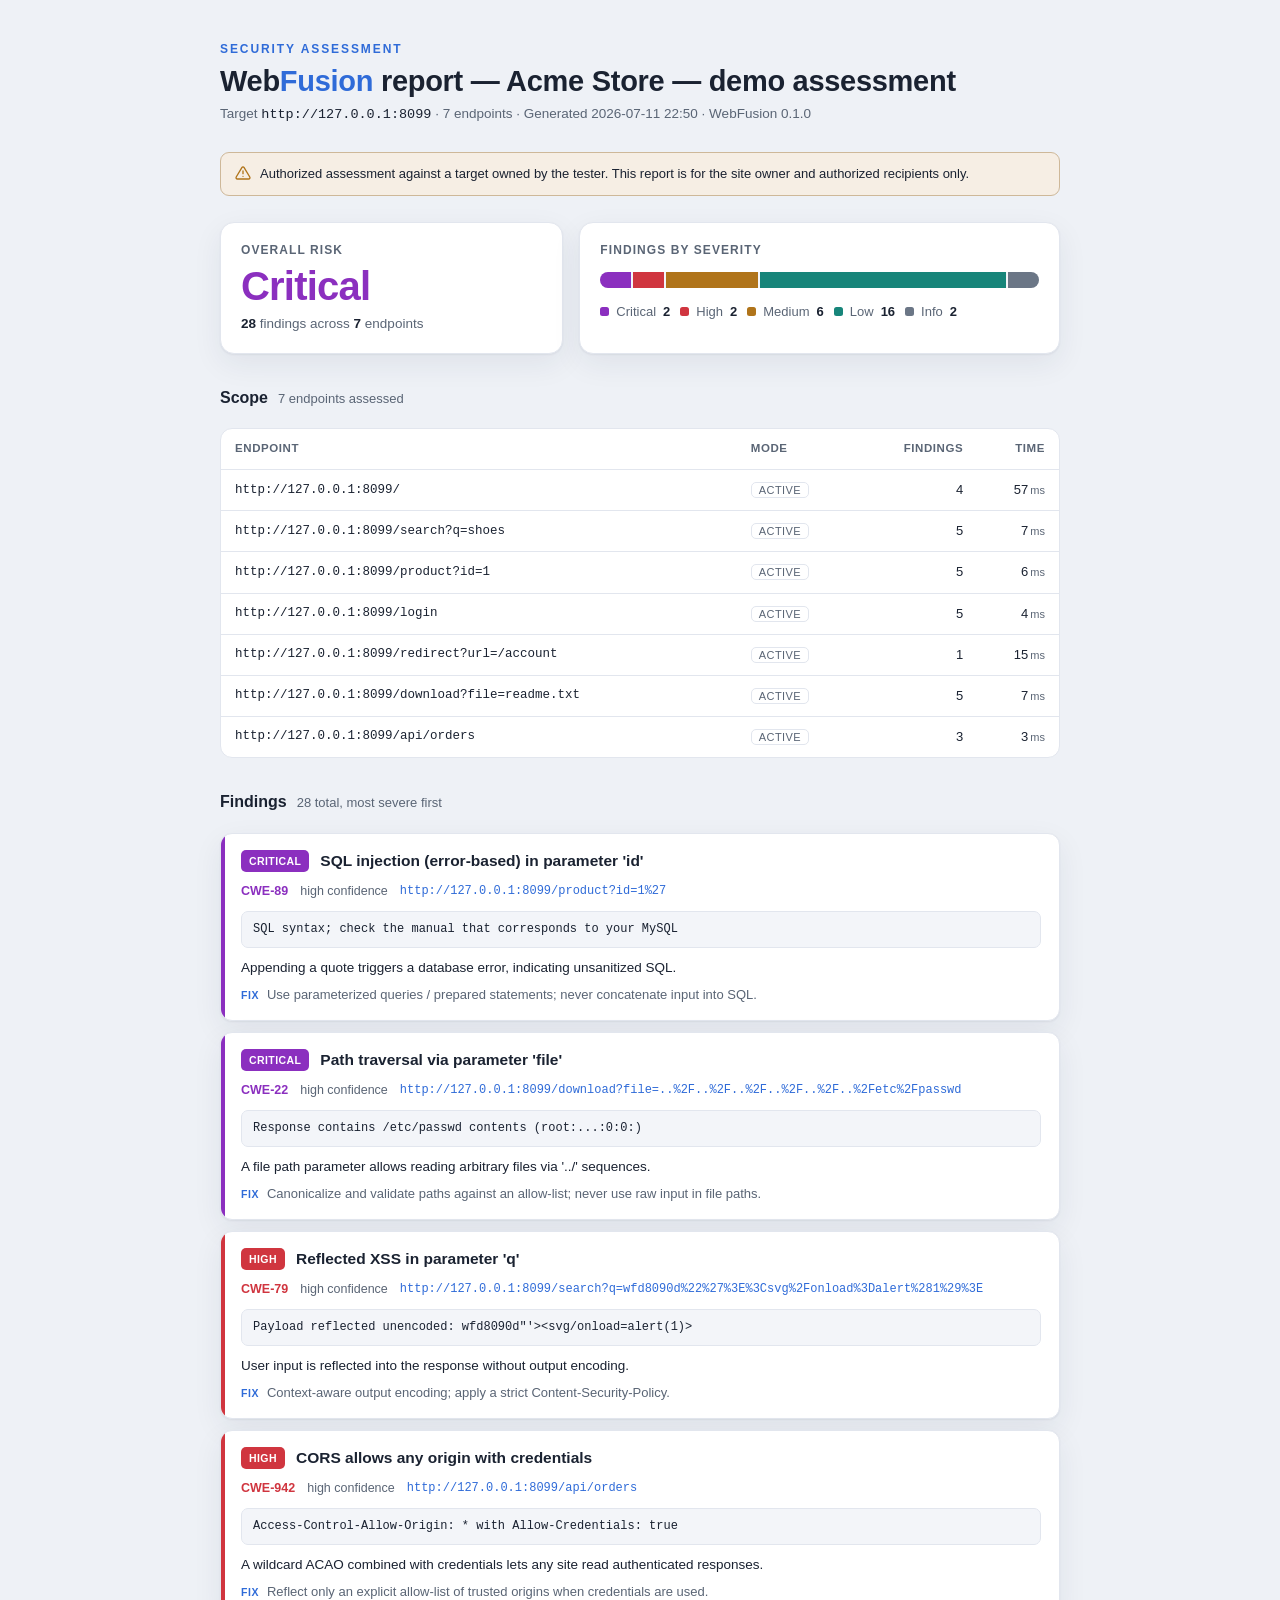
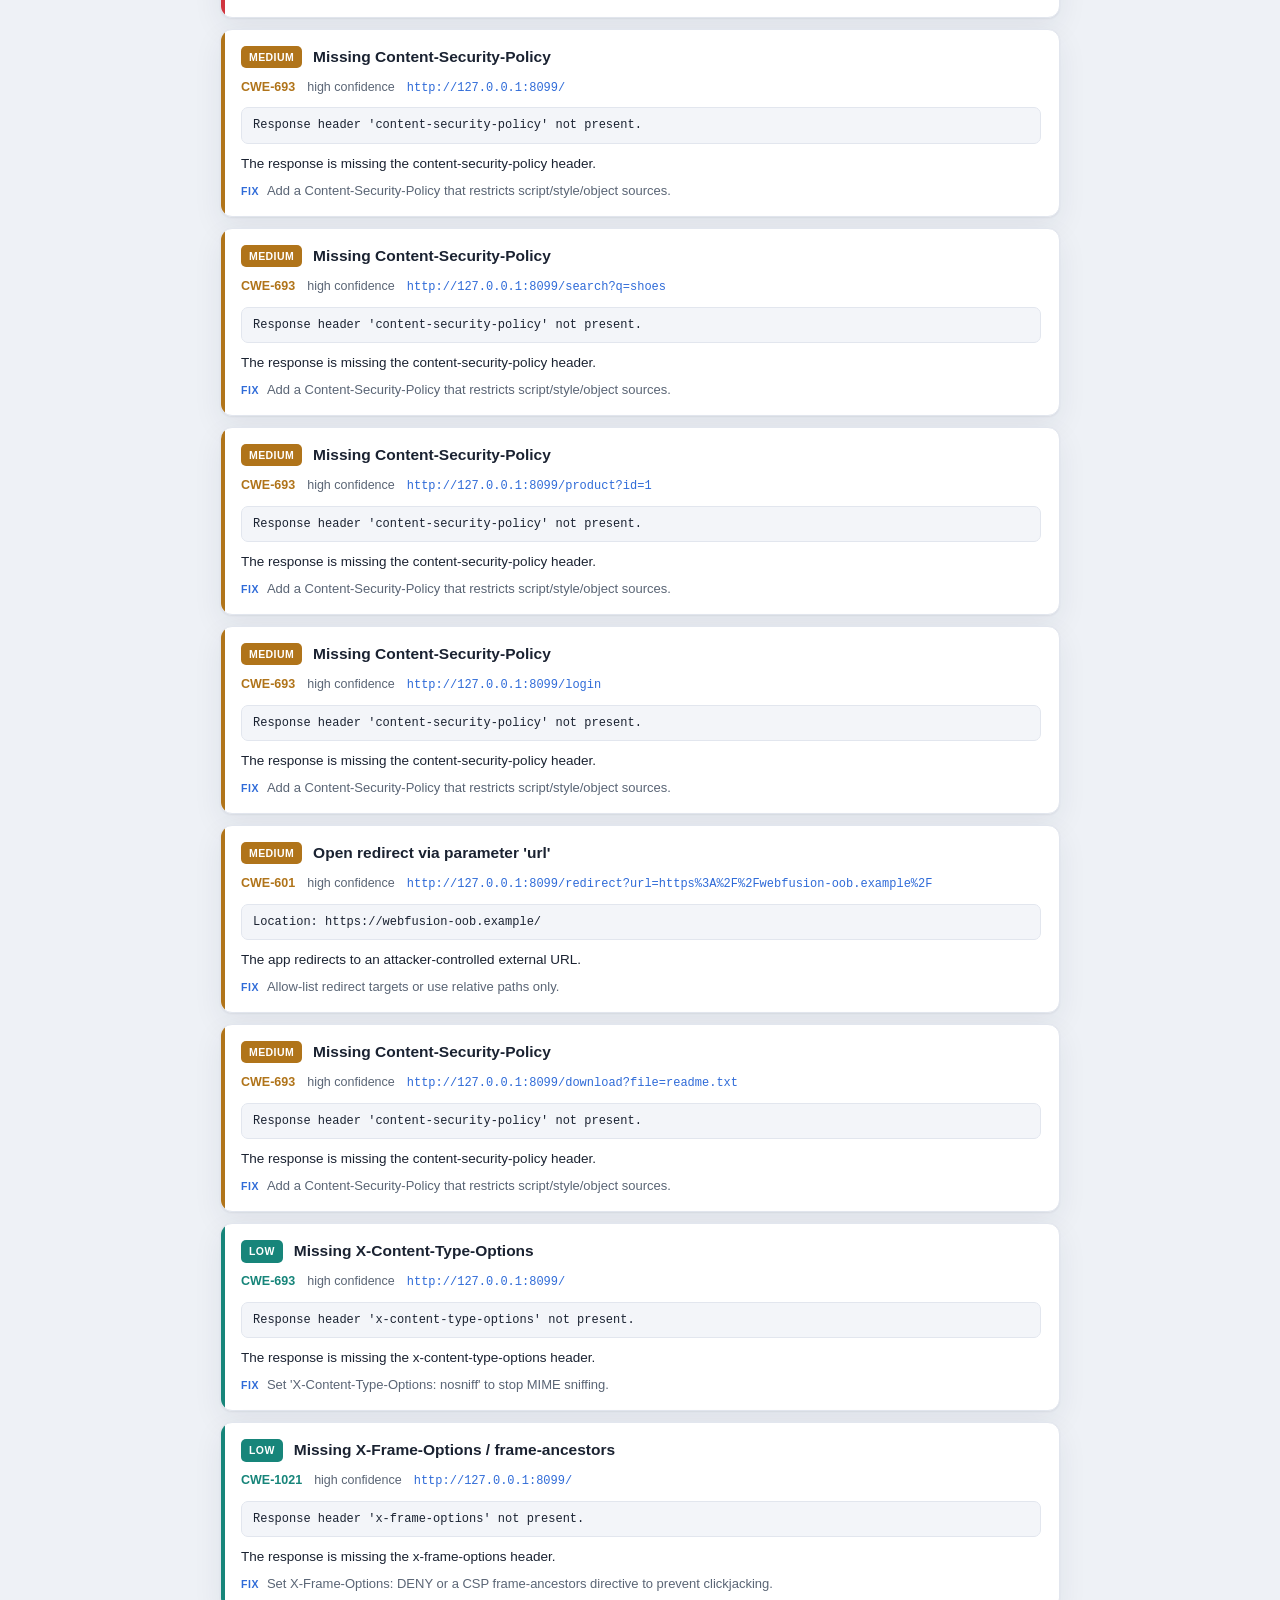
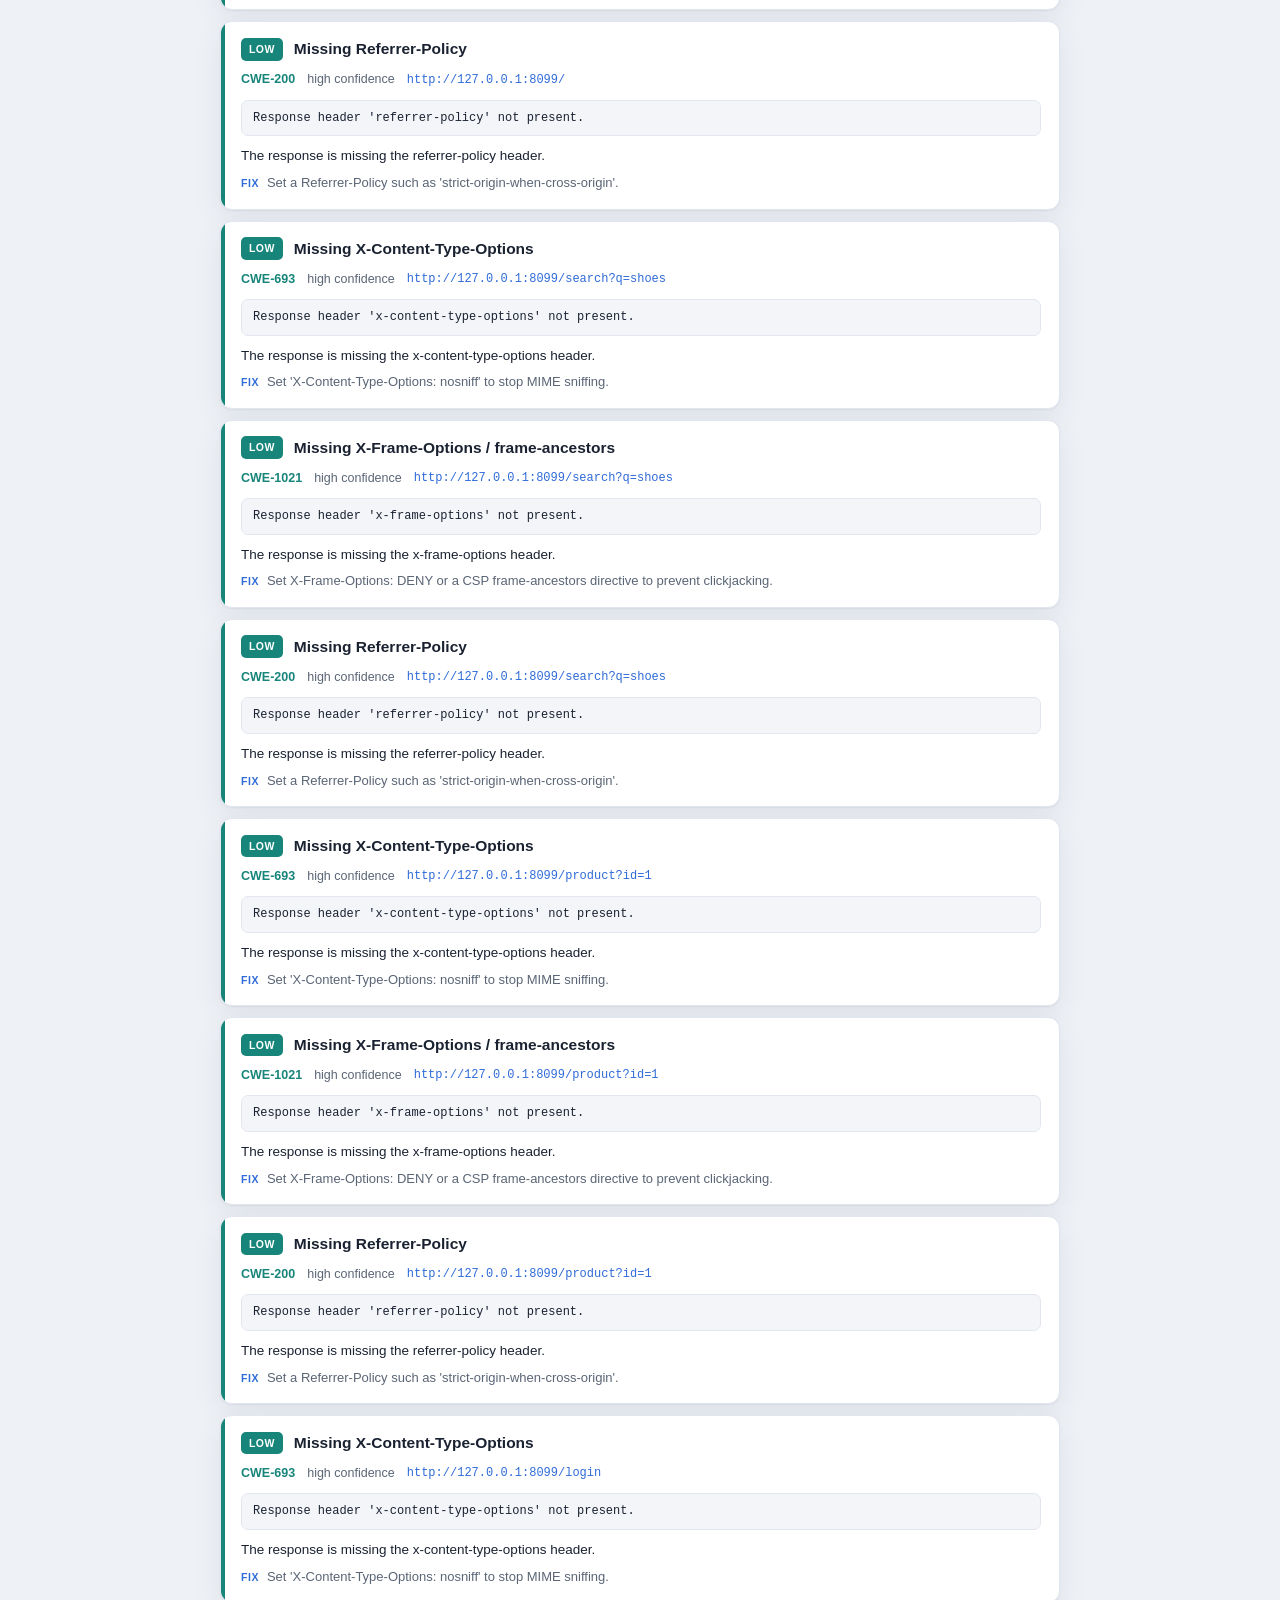
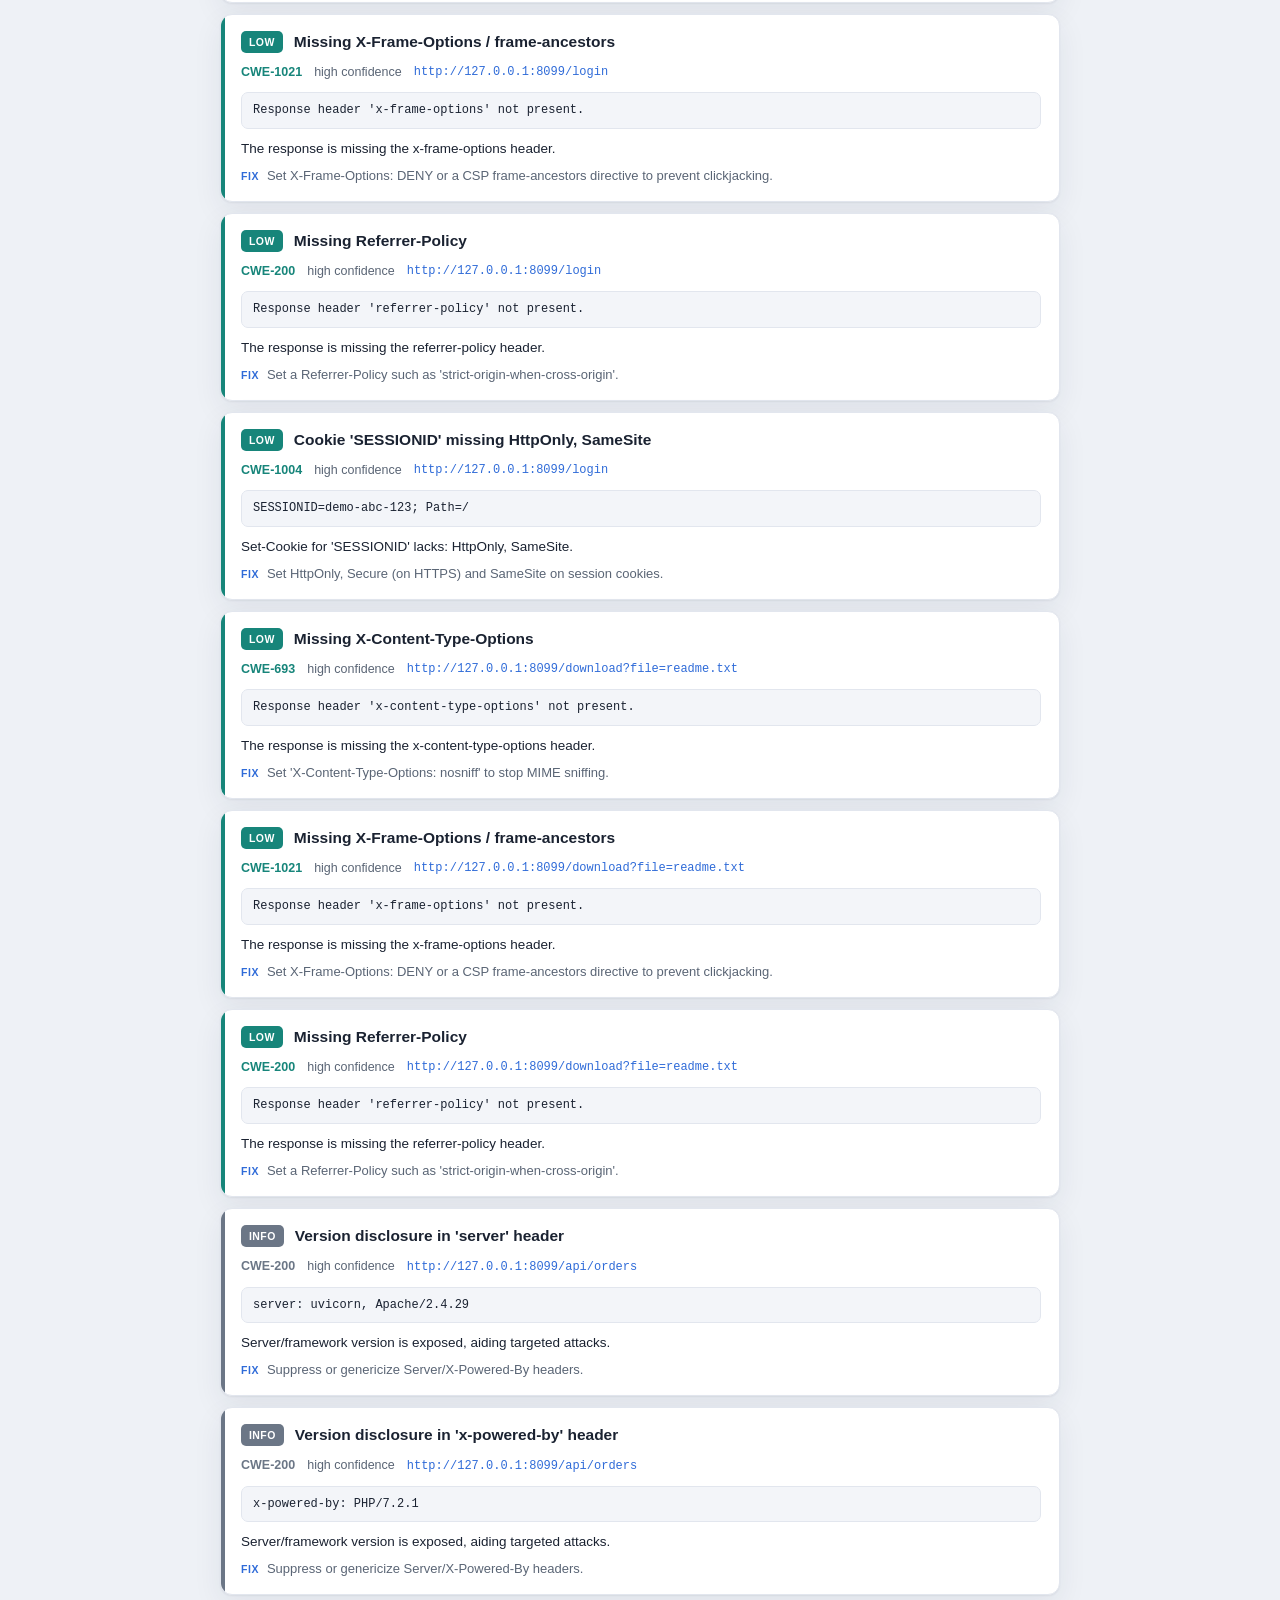
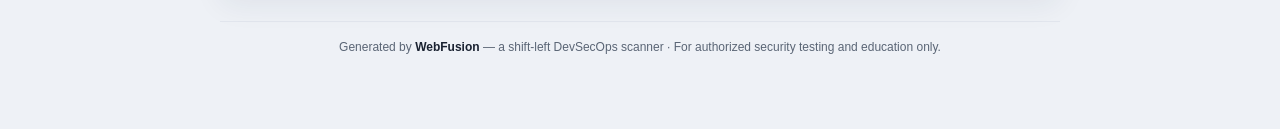
<file: webfusion/ui_scan/sample.html>
<!doctype html><html lang="en"><head><meta charset="utf-8">
<meta name="viewport" content="width=device-width,initial-scale=1">
<title>Acme Store — demo assessment</title>
<style>
  :root{--bg:#eef1f6;--panel:#fff;--panel-2:#f3f5f9;--border:#e2e6ee;--fg:#1a2231;
    --muted:#5a6575;--accent:#2f6bd8;--crit:#8b2fbf;--high:#d0353f;--med:#b0741a;
    --low:#17857a;--info:#6b7686;--shadow:0 1px 2px rgba(24,39,68,.06),0 10px 30px rgba(24,39,68,.07);
    color-scheme:light;}
  .sev-critical{--sev:var(--crit)}.sev-high{--sev:var(--high)}.sev-medium{--sev:var(--med)}
  .sev-low{--sev:var(--low)}.sev-info{--sev:var(--info)}
  *{box-sizing:border-box}
  body{margin:0;background:var(--bg);color:var(--fg);line-height:1.55;
    font-family:-apple-system,BlinkMacSystemFont,"Segoe UI",Roboto,Helvetica,Arial,sans-serif;
    -webkit-font-smoothing:antialiased}
  .wrap{max-width:880px;margin:0 auto;padding:40px 20px 72px;display:flex;flex-direction:column;gap:26px}
  .mono{font-family:ui-monospace,SFMono-Regular,Menlo,Consolas,monospace}
  .num{font-variant-numeric:tabular-nums;text-align:right}
  .eyebrow{font-size:12px;letter-spacing:.16em;text-transform:uppercase;color:var(--accent);font-weight:600}
  h1{margin:6px 0 0;font-size:29px;line-height:1.15;font-weight:700;letter-spacing:-.01em;text-wrap:balance}
  h1 b{color:var(--accent)}
  .submeta{color:var(--muted);font-size:13.5px;margin-top:6px}
  .submeta .mono{color:var(--fg)}
  .banner{display:flex;gap:9px;align-items:flex-start;font-size:13px;
    background:color-mix(in srgb,var(--med) 12%,var(--panel));
    border:1px solid color-mix(in srgb,var(--med) 40%,var(--border));border-radius:9px;padding:11px 14px}
  .banner svg{flex:none;margin-top:1px;color:var(--med)}
  .summary{display:grid;grid-template-columns:minmax(220px,1fr) 1.4fr;gap:16px}
  @media(max-width:620px){.summary{grid-template-columns:1fr}}
  .card{background:var(--panel);border:1px solid var(--border);border-radius:14px;padding:18px 20px;box-shadow:var(--shadow)}
  .k{font-size:12px;letter-spacing:.09em;text-transform:uppercase;color:var(--muted);font-weight:600}
  .verdict{display:flex;flex-direction:column;justify-content:center}
  .verdict .risk{font-size:40px;font-weight:800;letter-spacing:-.02em;line-height:1;color:var(--sev);margin-top:6px}
  .verdict .tot{color:var(--muted);font-size:13.5px;margin-top:8px}
  .verdict .tot b{color:var(--fg);font-variant-numeric:tabular-nums}
  .bar{display:flex;height:16px;border-radius:8px;overflow:hidden;margin:12px 0 14px;background:var(--panel-2);gap:2px}
  .seg{background:var(--sev)}
  .legend{display:flex;flex-wrap:wrap;gap:7px 10px}
  .chip{display:inline-flex;align-items:center;gap:7px;font-size:13px;color:var(--muted)}
  .chip b{color:var(--fg);font-variant-numeric:tabular-nums}
  .swatch{width:9px;height:9px;border-radius:2.5px;background:var(--sev)}
  .sec-h{display:flex;align-items:baseline;gap:10px;margin:6px 0 -8px}
  .sec-h h2{margin:0;font-size:16px;font-weight:700}
  .sec-h .count{color:var(--muted);font-size:13px;font-variant-numeric:tabular-nums}
  .table-wrap{overflow-x:auto;border:1px solid var(--border);border-radius:12px;background:var(--panel)}
  table{width:100%;border-collapse:collapse;font-size:13px}
  thead th{text-align:left;color:var(--muted);font-weight:600;font-size:11.5px;letter-spacing:.05em;
    text-transform:uppercase;padding:11px 14px;border-bottom:1px solid var(--border)}
  thead th.num{text-align:right}
  tbody td{padding:10px 14px;border-bottom:1px solid var(--border)}
  tbody tr:last-child td{border-bottom:none}
  td.mono{font-size:12.5px}
  .mode{font-size:11px;text-transform:uppercase;letter-spacing:.04em;color:var(--muted);
    border:1px solid var(--border);border-radius:5px;padding:1px 7px}
  .unit{color:var(--muted);font-size:11px;margin-left:2px}
  .findings{display:flex;flex-direction:column;gap:11px}
  .finding{position:relative;background:var(--panel);border:1px solid var(--border);border-radius:12px;
    padding:15px 18px 15px 20px;box-shadow:var(--shadow);overflow:hidden}
  .finding::before{content:"";position:absolute;left:0;top:0;bottom:0;width:4px;background:var(--sev)}
  .f-head{display:flex;align-items:center;gap:11px}
  .f-head h3{margin:0;font-size:15.5px;font-weight:650;text-wrap:balance}
  .badge{flex:none;font-size:10.5px;font-weight:700;letter-spacing:.04em;color:#fff;background:var(--sev);padding:3px 8px;border-radius:5px}
  .f-meta{display:flex;flex-wrap:wrap;align-items:center;gap:6px 12px;margin:9px 0 2px;font-size:12.5px;color:var(--muted)}
  .cwe{color:var(--sev);font-weight:600}
  .f-meta a{color:var(--accent);text-decoration:none;font-size:12px;word-break:break-all}
  .f-meta a:hover{text-decoration:underline}
  .ev{font-size:12px;background:var(--panel-2);border:1px solid var(--border);border-radius:7px;
    padding:8px 11px;margin:10px 0;white-space:pre-wrap;word-break:break-word;color:var(--fg)}
  .f-desc{margin:8px 0 6px;font-size:13.5px}
  .f-fix{margin:0;font-size:13px;color:var(--muted)}
  .f-fix span{display:inline-block;font-size:10.5px;font-weight:700;letter-spacing:.05em;
    text-transform:uppercase;color:var(--accent);margin-right:8px}
  footer{color:var(--muted);font-size:12px;border-top:1px solid var(--border);padding-top:16px;text-align:center}
  footer b{color:var(--fg);font-weight:600}
</style></head><body><div class="wrap">
  <header>
    <div class="eyebrow">Security Assessment</div>
    <h1>Web<b>Fusion</b> report — Acme Store — demo assessment</h1>
    <div class="submeta">Target <span class="mono">http://127.0.0.1:8099</span> ·
      7 endpoints · Generated 2026-07-11 22:50 · WebFusion 0.1.0</div>
  </header>

  <div class="banner">
    <svg width="16" height="16" viewBox="0 0 24 24" fill="none" stroke="currentColor" stroke-width="2"
      stroke-linecap="round" stroke-linejoin="round"><path d="M10.29 3.86 1.82 18a2 2 0 0 0 1.71 3h16.94a2 2 0 0 0 1.71-3L13.71 3.86a2 2 0 0 0-3.42 0z"/><line x1="12" y1="9" x2="12" y2="13"/><line x1="12" y1="17" x2="12.01" y2="17"/></svg>
    <span>Authorized assessment against a target owned by the tester.
      This report is for the site owner and authorized recipients only.</span>
  </div>

  <section class="summary">
    <div class="card verdict sev-critical">
      <div class="k">Overall risk</div>
      <div class="risk">Critical</div>
      <div class="tot"><b>28</b> findings across <b>7</b> endpoints</div>
    </div>
    <div class="card">
      <div class="k">Findings by severity</div>
      <div class="bar"><span class='seg sev-critical' style='flex:2'></span><span class='seg sev-high' style='flex:2'></span><span class='seg sev-medium' style='flex:6'></span><span class='seg sev-low' style='flex:16'></span><span class='seg sev-info' style='flex:2'></span></div>
      <div class="legend"><div class='chip'><span class='swatch sev-critical'></span>Critical <b>2</b></div><div class='chip'><span class='swatch sev-high'></span>High <b>2</b></div><div class='chip'><span class='swatch sev-medium'></span>Medium <b>6</b></div><div class='chip'><span class='swatch sev-low'></span>Low <b>16</b></div><div class='chip'><span class='swatch sev-info'></span>Info <b>2</b></div></div>
    </div>
  </section>

  <div class="sec-h"><h2>Scope</h2><span class="count">7 endpoints assessed</span></div>
  <div class="table-wrap"><table>
    <thead><tr><th>Endpoint</th><th>Mode</th><th class="num">Findings</th><th class="num">Time</th></tr></thead>
    <tbody><tr><td class='mono'>http://127.0.0.1:8099/</td><td><span class='mode'>active</span></td><td class='num'>4</td><td class='num'>57<span class='unit'>ms</span></td></tr><tr><td class='mono'>http://127.0.0.1:8099/search?q=shoes</td><td><span class='mode'>active</span></td><td class='num'>5</td><td class='num'>7<span class='unit'>ms</span></td></tr><tr><td class='mono'>http://127.0.0.1:8099/product?id=1</td><td><span class='mode'>active</span></td><td class='num'>5</td><td class='num'>6<span class='unit'>ms</span></td></tr><tr><td class='mono'>http://127.0.0.1:8099/login</td><td><span class='mode'>active</span></td><td class='num'>5</td><td class='num'>4<span class='unit'>ms</span></td></tr><tr><td class='mono'>http://127.0.0.1:8099/redirect?url=/account</td><td><span class='mode'>active</span></td><td class='num'>1</td><td class='num'>15<span class='unit'>ms</span></td></tr><tr><td class='mono'>http://127.0.0.1:8099/download?file=readme.txt</td><td><span class='mode'>active</span></td><td class='num'>5</td><td class='num'>7<span class='unit'>ms</span></td></tr><tr><td class='mono'>http://127.0.0.1:8099/api/orders</td><td><span class='mode'>active</span></td><td class='num'>3</td><td class='num'>3<span class='unit'>ms</span></td></tr></tbody></table></div>

  <div class="sec-h"><h2>Findings</h2><span class="count">28 total, most severe first</span></div>
  <div class="findings"><article class="finding sev-critical">
  <div class="f-head"><span class="badge sev-critical">CRITICAL</span>
    <h3>SQL injection (error-based) in parameter &#x27;id&#x27;</h3></div>
  <div class="f-meta"><span class='cwe'>CWE-89</span><span class="conf">high confidence</span>
    <a class="mono" href="http://127.0.0.1:8099/product?id=1%27">http://127.0.0.1:8099/product?id=1%27</a></div>
  <div class='ev mono'>SQL syntax; check the manual that corresponds to your MySQL</div>
  <p class="f-desc">Appending a quote triggers a database error, indicating unsanitized SQL.</p>
  <p class="f-fix"><span>Fix</span>Use parameterized queries / prepared statements; never concatenate input into SQL.</p></article><article class="finding sev-critical">
  <div class="f-head"><span class="badge sev-critical">CRITICAL</span>
    <h3>Path traversal via parameter &#x27;file&#x27;</h3></div>
  <div class="f-meta"><span class='cwe'>CWE-22</span><span class="conf">high confidence</span>
    <a class="mono" href="http://127.0.0.1:8099/download?file=..%2F..%2F..%2F..%2F..%2F..%2Fetc%2Fpasswd">http://127.0.0.1:8099/download?file=..%2F..%2F..%2F..%2F..%2F..%2Fetc%2Fpasswd</a></div>
  <div class='ev mono'>Response contains /etc/passwd contents (root:...:0:0:)</div>
  <p class="f-desc">A file path parameter allows reading arbitrary files via &#x27;../&#x27; sequences.</p>
  <p class="f-fix"><span>Fix</span>Canonicalize and validate paths against an allow-list; never use raw input in file paths.</p></article><article class="finding sev-high">
  <div class="f-head"><span class="badge sev-high">HIGH</span>
    <h3>Reflected XSS in parameter &#x27;q&#x27;</h3></div>
  <div class="f-meta"><span class='cwe'>CWE-79</span><span class="conf">high confidence</span>
    <a class="mono" href="http://127.0.0.1:8099/search?q=wfd8090d%22%27%3E%3Csvg%2Fonload%3Dalert%281%29%3E">http://127.0.0.1:8099/search?q=wfd8090d%22%27%3E%3Csvg%2Fonload%3Dalert%281%29%3E</a></div>
  <div class='ev mono'>Payload reflected unencoded: wfd8090d&quot;&#x27;&gt;&lt;svg/onload=alert(1)&gt;</div>
  <p class="f-desc">User input is reflected into the response without output encoding.</p>
  <p class="f-fix"><span>Fix</span>Context-aware output encoding; apply a strict Content-Security-Policy.</p></article><article class="finding sev-high">
  <div class="f-head"><span class="badge sev-high">HIGH</span>
    <h3>CORS allows any origin with credentials</h3></div>
  <div class="f-meta"><span class='cwe'>CWE-942</span><span class="conf">high confidence</span>
    <a class="mono" href="http://127.0.0.1:8099/api/orders">http://127.0.0.1:8099/api/orders</a></div>
  <div class='ev mono'>Access-Control-Allow-Origin: * with Allow-Credentials: true</div>
  <p class="f-desc">A wildcard ACAO combined with credentials lets any site read authenticated responses.</p>
  <p class="f-fix"><span>Fix</span>Reflect only an explicit allow-list of trusted origins when credentials are used.</p></article><article class="finding sev-medium">
  <div class="f-head"><span class="badge sev-medium">MEDIUM</span>
    <h3>Missing Content-Security-Policy</h3></div>
  <div class="f-meta"><span class='cwe'>CWE-693</span><span class="conf">high confidence</span>
    <a class="mono" href="http://127.0.0.1:8099/">http://127.0.0.1:8099/</a></div>
  <div class='ev mono'>Response header &#x27;content-security-policy&#x27; not present.</div>
  <p class="f-desc">The response is missing the content-security-policy header.</p>
  <p class="f-fix"><span>Fix</span>Add a Content-Security-Policy that restricts script/style/object sources.</p></article><article class="finding sev-medium">
  <div class="f-head"><span class="badge sev-medium">MEDIUM</span>
    <h3>Missing Content-Security-Policy</h3></div>
  <div class="f-meta"><span class='cwe'>CWE-693</span><span class="conf">high confidence</span>
    <a class="mono" href="http://127.0.0.1:8099/search?q=shoes">http://127.0.0.1:8099/search?q=shoes</a></div>
  <div class='ev mono'>Response header &#x27;content-security-policy&#x27; not present.</div>
  <p class="f-desc">The response is missing the content-security-policy header.</p>
  <p class="f-fix"><span>Fix</span>Add a Content-Security-Policy that restricts script/style/object sources.</p></article><article class="finding sev-medium">
  <div class="f-head"><span class="badge sev-medium">MEDIUM</span>
    <h3>Missing Content-Security-Policy</h3></div>
  <div class="f-meta"><span class='cwe'>CWE-693</span><span class="conf">high confidence</span>
    <a class="mono" href="http://127.0.0.1:8099/product?id=1">http://127.0.0.1:8099/product?id=1</a></div>
  <div class='ev mono'>Response header &#x27;content-security-policy&#x27; not present.</div>
  <p class="f-desc">The response is missing the content-security-policy header.</p>
  <p class="f-fix"><span>Fix</span>Add a Content-Security-Policy that restricts script/style/object sources.</p></article><article class="finding sev-medium">
  <div class="f-head"><span class="badge sev-medium">MEDIUM</span>
    <h3>Missing Content-Security-Policy</h3></div>
  <div class="f-meta"><span class='cwe'>CWE-693</span><span class="conf">high confidence</span>
    <a class="mono" href="http://127.0.0.1:8099/login">http://127.0.0.1:8099/login</a></div>
  <div class='ev mono'>Response header &#x27;content-security-policy&#x27; not present.</div>
  <p class="f-desc">The response is missing the content-security-policy header.</p>
  <p class="f-fix"><span>Fix</span>Add a Content-Security-Policy that restricts script/style/object sources.</p></article><article class="finding sev-medium">
  <div class="f-head"><span class="badge sev-medium">MEDIUM</span>
    <h3>Open redirect via parameter &#x27;url&#x27;</h3></div>
  <div class="f-meta"><span class='cwe'>CWE-601</span><span class="conf">high confidence</span>
    <a class="mono" href="http://127.0.0.1:8099/redirect?url=https%3A%2F%2Fwebfusion-oob.example%2F">http://127.0.0.1:8099/redirect?url=https%3A%2F%2Fwebfusion-oob.example%2F</a></div>
  <div class='ev mono'>Location: https://webfusion-oob.example/</div>
  <p class="f-desc">The app redirects to an attacker-controlled external URL.</p>
  <p class="f-fix"><span>Fix</span>Allow-list redirect targets or use relative paths only.</p></article><article class="finding sev-medium">
  <div class="f-head"><span class="badge sev-medium">MEDIUM</span>
    <h3>Missing Content-Security-Policy</h3></div>
  <div class="f-meta"><span class='cwe'>CWE-693</span><span class="conf">high confidence</span>
    <a class="mono" href="http://127.0.0.1:8099/download?file=readme.txt">http://127.0.0.1:8099/download?file=readme.txt</a></div>
  <div class='ev mono'>Response header &#x27;content-security-policy&#x27; not present.</div>
  <p class="f-desc">The response is missing the content-security-policy header.</p>
  <p class="f-fix"><span>Fix</span>Add a Content-Security-Policy that restricts script/style/object sources.</p></article><article class="finding sev-low">
  <div class="f-head"><span class="badge sev-low">LOW</span>
    <h3>Missing X-Content-Type-Options</h3></div>
  <div class="f-meta"><span class='cwe'>CWE-693</span><span class="conf">high confidence</span>
    <a class="mono" href="http://127.0.0.1:8099/">http://127.0.0.1:8099/</a></div>
  <div class='ev mono'>Response header &#x27;x-content-type-options&#x27; not present.</div>
  <p class="f-desc">The response is missing the x-content-type-options header.</p>
  <p class="f-fix"><span>Fix</span>Set &#x27;X-Content-Type-Options: nosniff&#x27; to stop MIME sniffing.</p></article><article class="finding sev-low">
  <div class="f-head"><span class="badge sev-low">LOW</span>
    <h3>Missing X-Frame-Options / frame-ancestors</h3></div>
  <div class="f-meta"><span class='cwe'>CWE-1021</span><span class="conf">high confidence</span>
    <a class="mono" href="http://127.0.0.1:8099/">http://127.0.0.1:8099/</a></div>
  <div class='ev mono'>Response header &#x27;x-frame-options&#x27; not present.</div>
  <p class="f-desc">The response is missing the x-frame-options header.</p>
  <p class="f-fix"><span>Fix</span>Set X-Frame-Options: DENY or a CSP frame-ancestors directive to prevent clickjacking.</p></article><article class="finding sev-low">
  <div class="f-head"><span class="badge sev-low">LOW</span>
    <h3>Missing Referrer-Policy</h3></div>
  <div class="f-meta"><span class='cwe'>CWE-200</span><span class="conf">high confidence</span>
    <a class="mono" href="http://127.0.0.1:8099/">http://127.0.0.1:8099/</a></div>
  <div class='ev mono'>Response header &#x27;referrer-policy&#x27; not present.</div>
  <p class="f-desc">The response is missing the referrer-policy header.</p>
  <p class="f-fix"><span>Fix</span>Set a Referrer-Policy such as &#x27;strict-origin-when-cross-origin&#x27;.</p></article><article class="finding sev-low">
  <div class="f-head"><span class="badge sev-low">LOW</span>
    <h3>Missing X-Content-Type-Options</h3></div>
  <div class="f-meta"><span class='cwe'>CWE-693</span><span class="conf">high confidence</span>
    <a class="mono" href="http://127.0.0.1:8099/search?q=shoes">http://127.0.0.1:8099/search?q=shoes</a></div>
  <div class='ev mono'>Response header &#x27;x-content-type-options&#x27; not present.</div>
  <p class="f-desc">The response is missing the x-content-type-options header.</p>
  <p class="f-fix"><span>Fix</span>Set &#x27;X-Content-Type-Options: nosniff&#x27; to stop MIME sniffing.</p></article><article class="finding sev-low">
  <div class="f-head"><span class="badge sev-low">LOW</span>
    <h3>Missing X-Frame-Options / frame-ancestors</h3></div>
  <div class="f-meta"><span class='cwe'>CWE-1021</span><span class="conf">high confidence</span>
    <a class="mono" href="http://127.0.0.1:8099/search?q=shoes">http://127.0.0.1:8099/search?q=shoes</a></div>
  <div class='ev mono'>Response header &#x27;x-frame-options&#x27; not present.</div>
  <p class="f-desc">The response is missing the x-frame-options header.</p>
  <p class="f-fix"><span>Fix</span>Set X-Frame-Options: DENY or a CSP frame-ancestors directive to prevent clickjacking.</p></article><article class="finding sev-low">
  <div class="f-head"><span class="badge sev-low">LOW</span>
    <h3>Missing Referrer-Policy</h3></div>
  <div class="f-meta"><span class='cwe'>CWE-200</span><span class="conf">high confidence</span>
    <a class="mono" href="http://127.0.0.1:8099/search?q=shoes">http://127.0.0.1:8099/search?q=shoes</a></div>
  <div class='ev mono'>Response header &#x27;referrer-policy&#x27; not present.</div>
  <p class="f-desc">The response is missing the referrer-policy header.</p>
  <p class="f-fix"><span>Fix</span>Set a Referrer-Policy such as &#x27;strict-origin-when-cross-origin&#x27;.</p></article><article class="finding sev-low">
  <div class="f-head"><span class="badge sev-low">LOW</span>
    <h3>Missing X-Content-Type-Options</h3></div>
  <div class="f-meta"><span class='cwe'>CWE-693</span><span class="conf">high confidence</span>
    <a class="mono" href="http://127.0.0.1:8099/product?id=1">http://127.0.0.1:8099/product?id=1</a></div>
  <div class='ev mono'>Response header &#x27;x-content-type-options&#x27; not present.</div>
  <p class="f-desc">The response is missing the x-content-type-options header.</p>
  <p class="f-fix"><span>Fix</span>Set &#x27;X-Content-Type-Options: nosniff&#x27; to stop MIME sniffing.</p></article><article class="finding sev-low">
  <div class="f-head"><span class="badge sev-low">LOW</span>
    <h3>Missing X-Frame-Options / frame-ancestors</h3></div>
  <div class="f-meta"><span class='cwe'>CWE-1021</span><span class="conf">high confidence</span>
    <a class="mono" href="http://127.0.0.1:8099/product?id=1">http://127.0.0.1:8099/product?id=1</a></div>
  <div class='ev mono'>Response header &#x27;x-frame-options&#x27; not present.</div>
  <p class="f-desc">The response is missing the x-frame-options header.</p>
  <p class="f-fix"><span>Fix</span>Set X-Frame-Options: DENY or a CSP frame-ancestors directive to prevent clickjacking.</p></article><article class="finding sev-low">
  <div class="f-head"><span class="badge sev-low">LOW</span>
    <h3>Missing Referrer-Policy</h3></div>
  <div class="f-meta"><span class='cwe'>CWE-200</span><span class="conf">high confidence</span>
    <a class="mono" href="http://127.0.0.1:8099/product?id=1">http://127.0.0.1:8099/product?id=1</a></div>
  <div class='ev mono'>Response header &#x27;referrer-policy&#x27; not present.</div>
  <p class="f-desc">The response is missing the referrer-policy header.</p>
  <p class="f-fix"><span>Fix</span>Set a Referrer-Policy such as &#x27;strict-origin-when-cross-origin&#x27;.</p></article><article class="finding sev-low">
  <div class="f-head"><span class="badge sev-low">LOW</span>
    <h3>Missing X-Content-Type-Options</h3></div>
  <div class="f-meta"><span class='cwe'>CWE-693</span><span class="conf">high confidence</span>
    <a class="mono" href="http://127.0.0.1:8099/login">http://127.0.0.1:8099/login</a></div>
  <div class='ev mono'>Response header &#x27;x-content-type-options&#x27; not present.</div>
  <p class="f-desc">The response is missing the x-content-type-options header.</p>
  <p class="f-fix"><span>Fix</span>Set &#x27;X-Content-Type-Options: nosniff&#x27; to stop MIME sniffing.</p></article><article class="finding sev-low">
  <div class="f-head"><span class="badge sev-low">LOW</span>
    <h3>Missing X-Frame-Options / frame-ancestors</h3></div>
  <div class="f-meta"><span class='cwe'>CWE-1021</span><span class="conf">high confidence</span>
    <a class="mono" href="http://127.0.0.1:8099/login">http://127.0.0.1:8099/login</a></div>
  <div class='ev mono'>Response header &#x27;x-frame-options&#x27; not present.</div>
  <p class="f-desc">The response is missing the x-frame-options header.</p>
  <p class="f-fix"><span>Fix</span>Set X-Frame-Options: DENY or a CSP frame-ancestors directive to prevent clickjacking.</p></article><article class="finding sev-low">
  <div class="f-head"><span class="badge sev-low">LOW</span>
    <h3>Missing Referrer-Policy</h3></div>
  <div class="f-meta"><span class='cwe'>CWE-200</span><span class="conf">high confidence</span>
    <a class="mono" href="http://127.0.0.1:8099/login">http://127.0.0.1:8099/login</a></div>
  <div class='ev mono'>Response header &#x27;referrer-policy&#x27; not present.</div>
  <p class="f-desc">The response is missing the referrer-policy header.</p>
  <p class="f-fix"><span>Fix</span>Set a Referrer-Policy such as &#x27;strict-origin-when-cross-origin&#x27;.</p></article><article class="finding sev-low">
  <div class="f-head"><span class="badge sev-low">LOW</span>
    <h3>Cookie &#x27;SESSIONID&#x27; missing HttpOnly, SameSite</h3></div>
  <div class="f-meta"><span class='cwe'>CWE-1004</span><span class="conf">high confidence</span>
    <a class="mono" href="http://127.0.0.1:8099/login">http://127.0.0.1:8099/login</a></div>
  <div class='ev mono'>SESSIONID=demo-abc-123; Path=/</div>
  <p class="f-desc">Set-Cookie for &#x27;SESSIONID&#x27; lacks: HttpOnly, SameSite.</p>
  <p class="f-fix"><span>Fix</span>Set HttpOnly, Secure (on HTTPS) and SameSite on session cookies.</p></article><article class="finding sev-low">
  <div class="f-head"><span class="badge sev-low">LOW</span>
    <h3>Missing X-Content-Type-Options</h3></div>
  <div class="f-meta"><span class='cwe'>CWE-693</span><span class="conf">high confidence</span>
    <a class="mono" href="http://127.0.0.1:8099/download?file=readme.txt">http://127.0.0.1:8099/download?file=readme.txt</a></div>
  <div class='ev mono'>Response header &#x27;x-content-type-options&#x27; not present.</div>
  <p class="f-desc">The response is missing the x-content-type-options header.</p>
  <p class="f-fix"><span>Fix</span>Set &#x27;X-Content-Type-Options: nosniff&#x27; to stop MIME sniffing.</p></article><article class="finding sev-low">
  <div class="f-head"><span class="badge sev-low">LOW</span>
    <h3>Missing X-Frame-Options / frame-ancestors</h3></div>
  <div class="f-meta"><span class='cwe'>CWE-1021</span><span class="conf">high confidence</span>
    <a class="mono" href="http://127.0.0.1:8099/download?file=readme.txt">http://127.0.0.1:8099/download?file=readme.txt</a></div>
  <div class='ev mono'>Response header &#x27;x-frame-options&#x27; not present.</div>
  <p class="f-desc">The response is missing the x-frame-options header.</p>
  <p class="f-fix"><span>Fix</span>Set X-Frame-Options: DENY or a CSP frame-ancestors directive to prevent clickjacking.</p></article><article class="finding sev-low">
  <div class="f-head"><span class="badge sev-low">LOW</span>
    <h3>Missing Referrer-Policy</h3></div>
  <div class="f-meta"><span class='cwe'>CWE-200</span><span class="conf">high confidence</span>
    <a class="mono" href="http://127.0.0.1:8099/download?file=readme.txt">http://127.0.0.1:8099/download?file=readme.txt</a></div>
  <div class='ev mono'>Response header &#x27;referrer-policy&#x27; not present.</div>
  <p class="f-desc">The response is missing the referrer-policy header.</p>
  <p class="f-fix"><span>Fix</span>Set a Referrer-Policy such as &#x27;strict-origin-when-cross-origin&#x27;.</p></article><article class="finding sev-info">
  <div class="f-head"><span class="badge sev-info">INFO</span>
    <h3>Version disclosure in &#x27;server&#x27; header</h3></div>
  <div class="f-meta"><span class='cwe'>CWE-200</span><span class="conf">high confidence</span>
    <a class="mono" href="http://127.0.0.1:8099/api/orders">http://127.0.0.1:8099/api/orders</a></div>
  <div class='ev mono'>server: uvicorn, Apache/2.4.29</div>
  <p class="f-desc">Server/framework version is exposed, aiding targeted attacks.</p>
  <p class="f-fix"><span>Fix</span>Suppress or genericize Server/X-Powered-By headers.</p></article><article class="finding sev-info">
  <div class="f-head"><span class="badge sev-info">INFO</span>
    <h3>Version disclosure in &#x27;x-powered-by&#x27; header</h3></div>
  <div class="f-meta"><span class='cwe'>CWE-200</span><span class="conf">high confidence</span>
    <a class="mono" href="http://127.0.0.1:8099/api/orders">http://127.0.0.1:8099/api/orders</a></div>
  <div class='ev mono'>x-powered-by: PHP/7.2.1</div>
  <p class="f-desc">Server/framework version is exposed, aiding targeted attacks.</p>
  <p class="f-fix"><span>Fix</span>Suppress or genericize Server/X-Powered-By headers.</p></article></div>

  <footer>Generated by <b>WebFusion</b> — a shift-left DevSecOps scanner ·
    For authorized security testing and education only.</footer>
</div></body></html>
</file>
